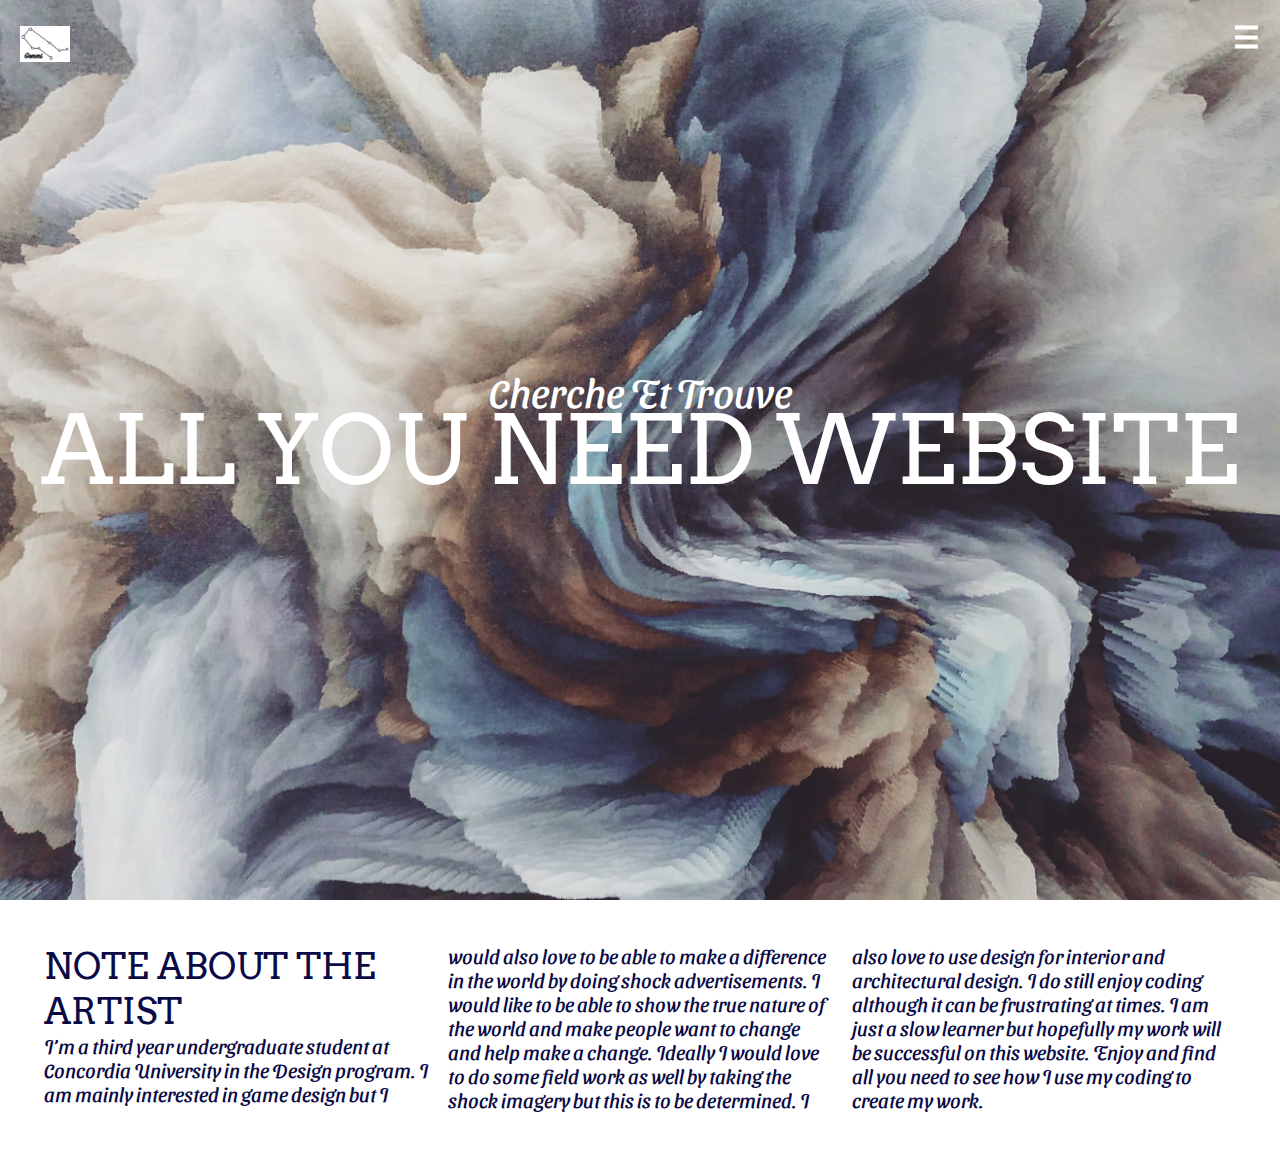
<file: index.html>
<!doctype html>
<html>

<head>
	<meta charset="utf-8">
	<meta name="viewport" content="width=device-width, initial-scale=1">
	<title>Main page</title>
	<link rel="stylesheet" type="text/css" href="mystyles.css">
</head>

<body>
	<div id="logo">
		<img src="images/gem-logo.png">
	</div>

	<nav id="myNav" class="overlay">
		<span class="closebtn" id="close">×</span>
		<div class="overlay-content">
			<a href="index.html" class="one"><span>Main</span></a>
			<a href="homework.html" class="two"><span>Homework</span></a>
			<a href="readings.html" class="three"><span>Readings</span></a>
			<a href="project.html" class="four"><span>Project</span></a>
		</div>
	</nav>

	<span id="trigger">☰</span>


	<section id="s1">
		<header>
			<h2>Cherche et Trouve</h2>
			<h1>All You Need Website</h1>
		</header>
	</section>

	<section id="s2">
		<article class="multi">
			<h1>Note About the Artist</h1>
			<p>I’m a third year undergraduate student at Concordia University in the Design program. I am mainly
				interested in game design but I would also love to be able to make a difference in the world by doing
				shock advertisements. I would like to be able to show the true nature of the world and make people want
				to change and help make a change. Ideally I would love to do some field work as well by taking the shock
				imagery but this is to be determined. I also love to use design for interior and architectural design. I
				do still enjoy coding although it can be frustrating at times. I am just a slow learner but hopefully my
				work will be successful on this website. Enjoy and find all you need to see how I use my coding to
				create my work. </p>

		</article>
	</section>




	<script>
		const trig = document.querySelector('#trigger');
		const closer = document.querySelector('#close');

		trig.addEventListener('click', openNav);
		closer.addEventListener('click', closeNav);

		function openNav() {
			document.getElementById("myNav").style.width = "100%";
		}

		function closeNav() {
			document.getElementById("myNav").style.width = "0%";
		}
	</script>
</body>

</html>
</file>
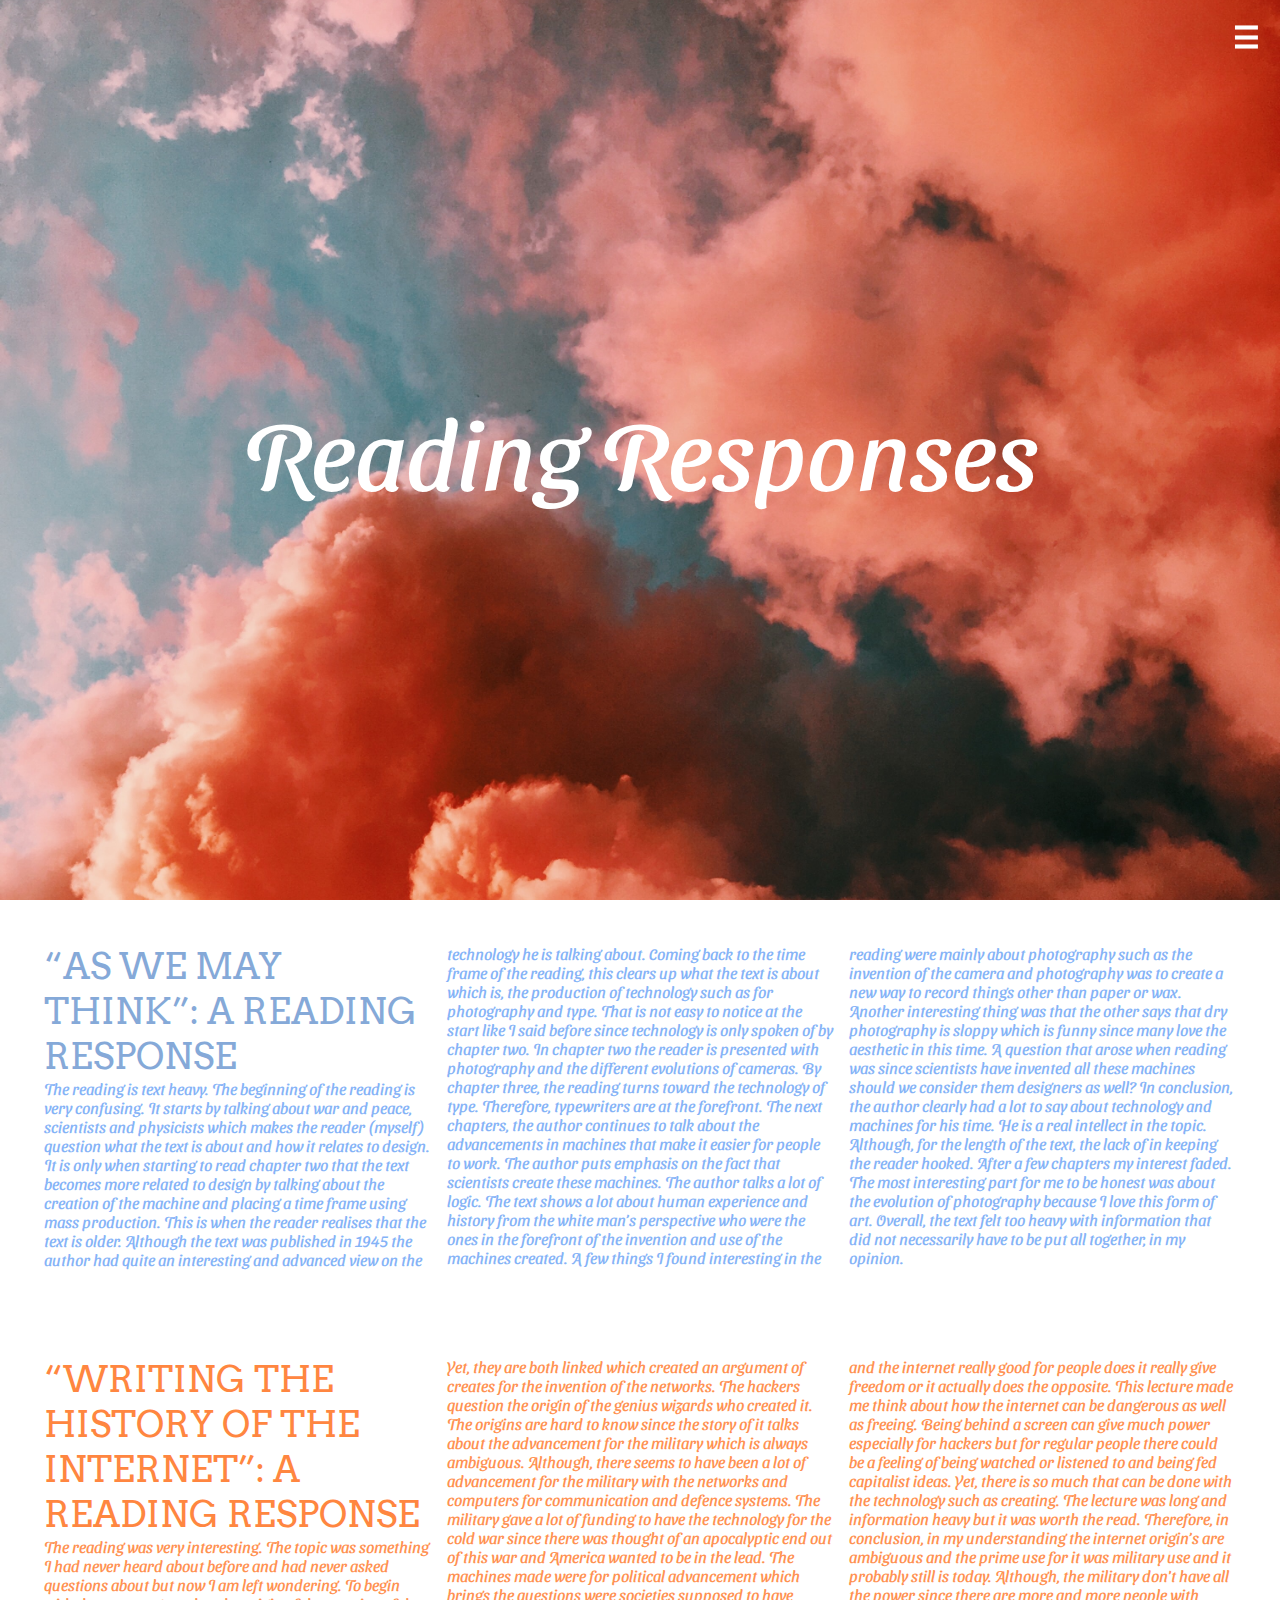
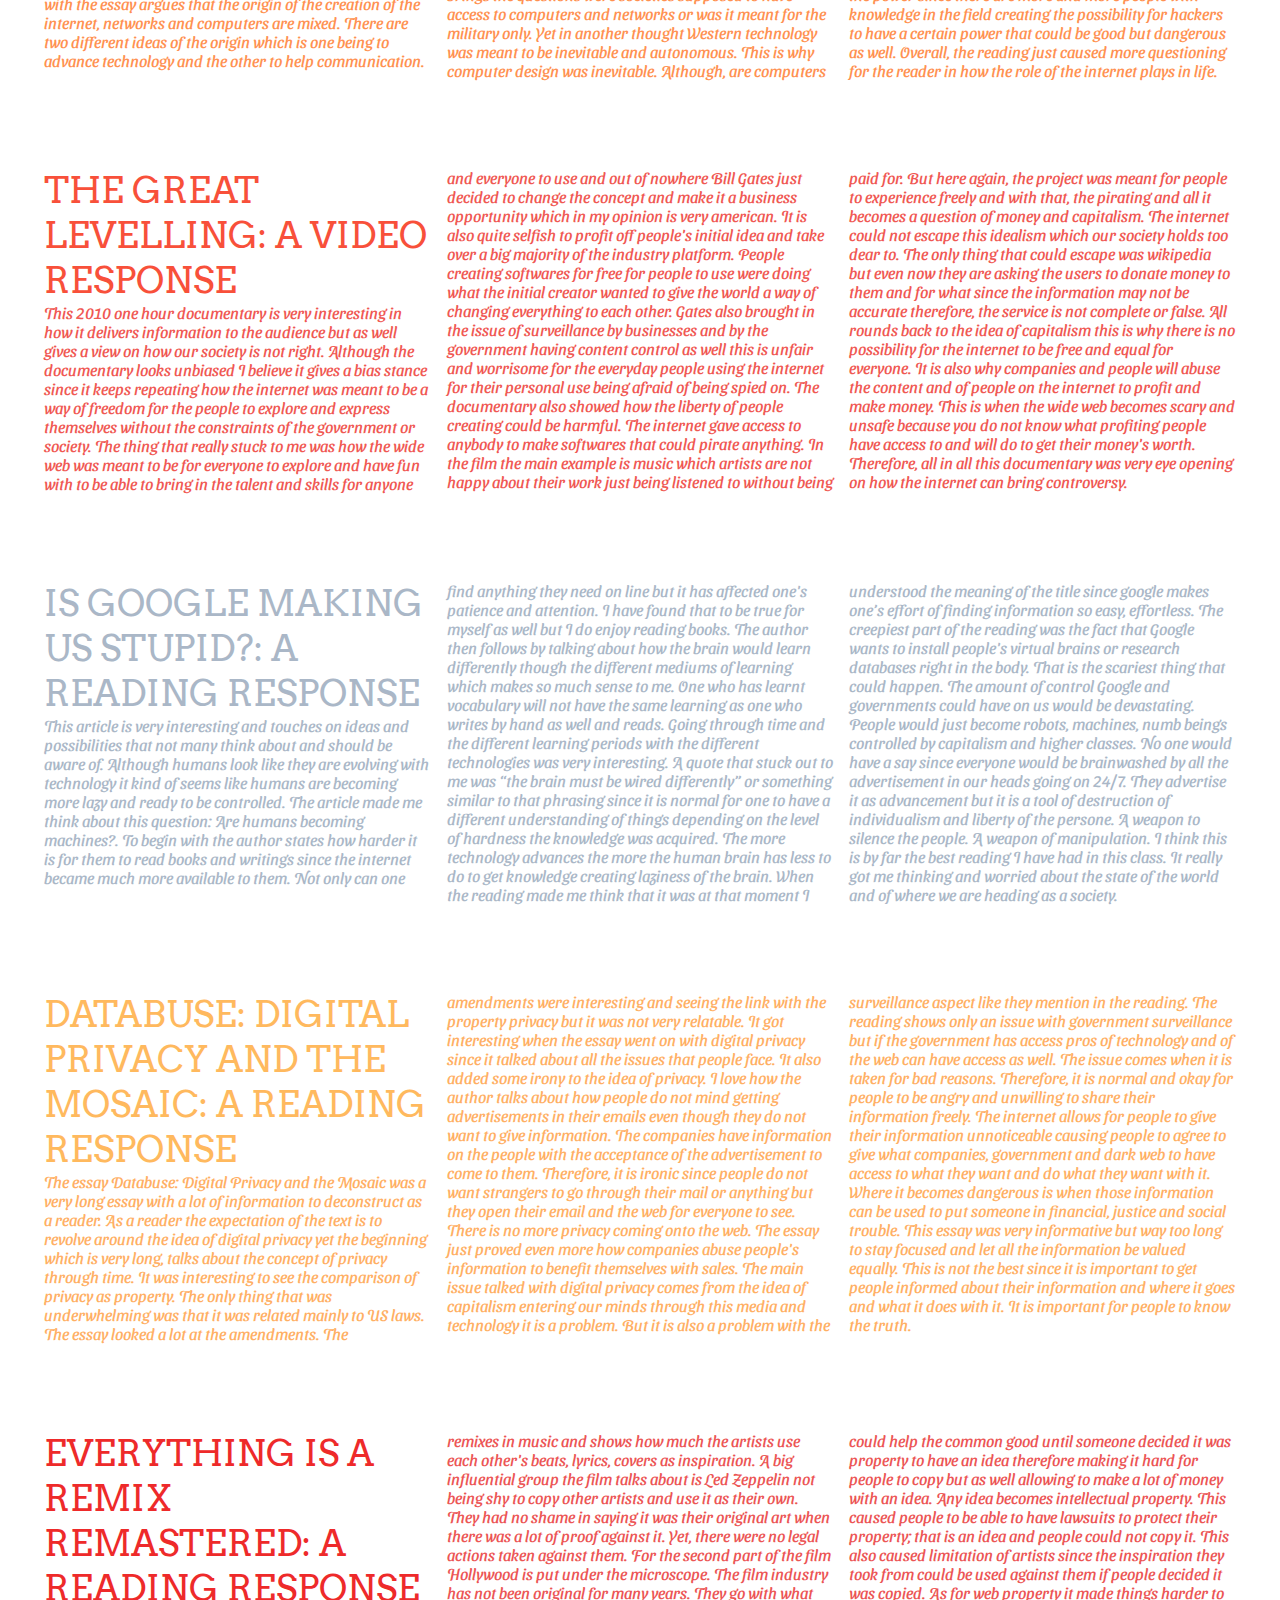
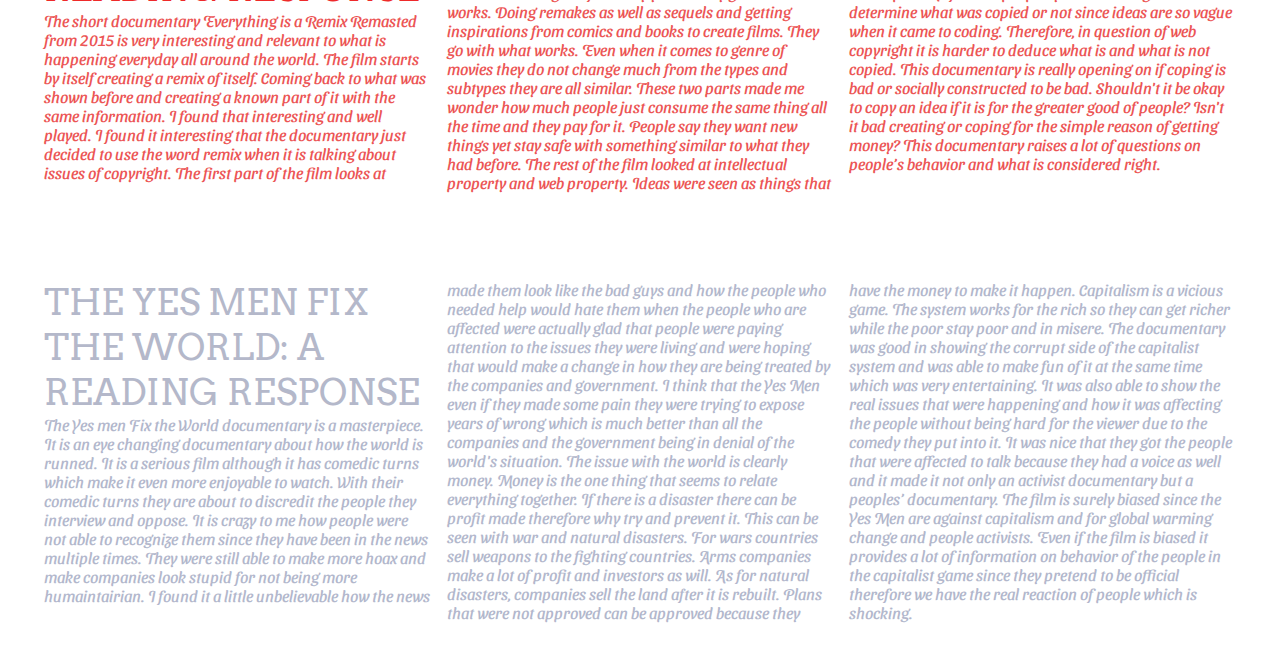
<file: readings.html>
<!doctype html>
<html>

<head>
    <meta charset="utf-8">
    <meta name="viewport" content="width=device-width, initial-scale=1">
    <title>Reading response page</title>
    <link rel="stylesheet" type="text/css" href="css/reading.css">

</head>

<body>


    <nav id="myNav" class="overlay">
        <span class="closebtn" id="close">×</span>
        <div class="overlay-content">
            <a href="index.html" class="one"><span>Main</span></a>
            <a href="homework.html" class="two"><span>Homework</span></a>
            <a href="readings.html" class="three"><span>Readings</span></a>
            <a href="project.html" class="four"><span>Project</span></a>
        </div>
    </nav>

    <span id="trigger">☰</span>


    <section id="s1">
        <header>
            <h1>Reading Responses</h1>
        </header>
    </section>


    <section id="s2">
        <article class="multi">
            <h1>“As We May Think”: a Reading Response
            </h1>
            <p>The reading is text heavy. The beginning of the reading is very confusing. It starts by talking about war
                and peace, scientists and physicists which makes the reader (myself) question what the text is about and
                how it relates to design. It is only when starting to read chapter two that the text becomes more
                related to design by talking about the creation of the machine and placing a time frame using mass
                production. This is when the reader realises that the text is older. Although the text was published in
                1945 the author had quite an interesting and advanced view on the technology he is talking about. Coming
                back to the time frame of the reading, this clears up what the text is about which is, the production of
                technology such as for photography and type. That is not easy to notice at the start like I said before
                since technology is only spoken of by chapter two. In chapter two the reader is presented with
                photography and the different evolutions of cameras. By chapter three, the reading turns toward the
                technology of type. Therefore, typewriters are at the forefront. The next chapters, the author continues
                to talk about the advancements in machines that make it easier for people to work. The author puts
                emphasis on the fact that scientists create these machines. The author talks a lot of logic. The text
                shows a lot about human experience and history from the white man’s perspective who were the ones in the
                forefront of the invention and use of the machines created. A few things I found interesting in the
                reading were mainly about photography such as the invention of the camera and photography was to create
                a new way to record things other than paper or wax. Another interesting thing was that the other says
                that dry photography is sloppy which is funny since many love the aesthetic in this time. A question
                that arose when reading was since scientists have invented all these machines should we consider them
                designers as well? In conclusion, the author clearly had a lot to say about technology and machines for
                his time. He is a real intellect in the topic. Although, for the length of the text, the lack of in
                keeping the reader hooked. After a few chapters my interest faded. The most interesting part for me to
                be honest was about the evolution of photography because I love this form of art. Overall, the text felt
                too heavy with information that did not necessarily have to be put all together, in my opinion. </p>

        </article>
    </section>


    <section id="s3">
        <article class="multi">
            <h1>“Writing the History of the Internet”: a Reading Response
            </h1>
            <p>The reading was very interesting. The topic was something I had never heard about before and had never
                asked questions about but now I am left wondering. To begin with the essay argues that the origin of the
                creation of the internet, networks and computers are mixed. There are two different ideas of the origin
                which is one being to advance technology and the other to help communication. Yet, they are both linked
                which created an argument of creates for the invention of the networks. The hackers question the origin
                of the genius wizards who created it. The origins are hard to know since the story of it talks about the
                advancement for the military which is always ambiguous. Although, there seems to have been a lot of
                advancement for the military with the networks and computers for communication and defence systems. The
                military gave a lot of funding to have the technology for the cold war since there was thought of an
                apocalyptic end out of this war and America wanted to be in the lead. The machines made were for
                political advancement which brings the questions were societies supposed to have access to computers and
                networks or was it meant for the military only. Yet in another thought Western technology was meant to
                be inevitable and autonomous. This is why computer design was inevitable. Although, are computers and
                the internet really good for people does it really give freedom or it actually does the opposite. This
                lecture made me think about how the internet can be dangerous as well as freeing. Being behind a screen
                can give much power especially for hackers but for regular people there could be a feeling of being
                watched or listened to and being fed capitalist ideas. Yet, there is so much that can be done with the
                technology such as creating. The lecture was long and information heavy but it was worth the read.
                Therefore, in conclusion, in my understanding the internet origin’s are ambiguous and the prime use for
                it was military use and it probably still is today. Although, the military don't have all the power
                since there are more and more people with knowledge in the field creating the possibility for hackers to
                have a certain power that could be good but dangerous as well. Overall, the reading just caused more
                questioning for the reader in how the role of the internet plays in life.
            </p>

        </article>
    </section>


    <section id="s4">
        <article class="multi">
            <h1>The Great levelling: a video response
            </h1>
            <p>This 2010 one hour documentary is very interesting in how it delivers information to the audience but as
                well gives a view on how our society is not right. Although the documentary looks unbiased I believe it
                gives a bias stance since it keeps repeating how the internet was meant to be a way of freedom for the
                people to explore and express themselves without the constraints of the government or society. The thing
                that really stuck to me was how the wide web was meant to be for everyone to explore and have fun with
                to be able to bring in the talent and skills for anyone and everyone to use and out of nowhere Bill
                Gates just decided to change the concept and make it a business opportunity which in my opinion is very
                american. It is also quite selfish to profit off people's initial idea and take over a big majority of
                the industry platform. People creating softwares for free for people to use were doing what the initial
                creator wanted to give the world a way of changing everything to each other. Gates also brought in the
                issue of surveillance by businesses and by the government having content control as well this is unfair
                and worrisome for the everyday people using the internet for their personal use being afraid of being
                spied on. The documentary also showed how the liberty of people creating could be harmful. The internet
                gave access to anybody to make softwares that could pirate anything. In the film the main example is
                music which artists are not happy about their work just being listened to without being paid for. But
                here again, the project was meant for people to experience freely and with that, the pirating and all it
                becomes a question of money and capitalism. The internet could not escape this idealism which our
                society holds too dear to. The only thing that could escape was wikipedia but even now they are asking
                the users to donate money to them and for what since the information may not be accurate therefore, the
                service is not complete or false. All rounds back to the idea of capitalism this is why there is no
                possibility for the internet to be free and equal for everyone. It is also why companies and people will
                abuse the content and of people on the internet to profit and make money. This is when the wide web
                becomes scary and unsafe because you do not know what profiting people have access to and will do to get
                their money's worth. Therefore, all in all this documentary was very eye opening on how the internet can
                bring controversy.
            </p>

        </article>
    </section>
    <section id="s5">
        <article class="multi">
            <h1>Is Google making us stupid?: a reading response
            </h1>
            <p>This article is very interesting and touches on ideas and possibilities that not many think about and
                should be aware of. Although humans look like they are evolving with technology it kind of seems like
                humans are becoming more lazy and ready to be controlled. The article made me think about this question:
                Are humans becoming machines?. To begin with the author states how harder it is for them to read books
                and writings since the internet became much more available to them. Not only can one find anything they
                need on line but it has affected one's patience and attention. I have found that to be true for myself
                as well but I do enjoy reading books. The author then follows by talking about how the brain would learn
                differently though the different mediums of learning which makes so much sense to me. One who has learnt
                vocabulary will not have the same learning as one who writes by hand as well and reads. Going through
                time and the different learning periods with the different technologies was very interesting. A quote
                that stuck out to me was “the brain must be wired differently” or something similar to that phrasing
                since it is normal for one to have a different understanding of things depending on the level of
                hardness the knowledge was acquired. The more technology advances the more the human brain has less to
                do to get knowledge creating laziness of the brain. When the reading made me think that it was at that
                moment I understood the meaning of the title since google makes one’s effort of finding information so
                easy, effortless. The creepiest part of the reading was the fact that Google wants to install people's
                virtual brains or research databases right in the body. That is the scariest thing that could happen.
                The amount of control Google and governments could have on us would be devastating. People would just
                become robots, machines, numb beings controlled by capitalism and higher classes. No one would have a
                say since everyone would be brainwashed by all the advertisement in our heads going on 24/7. They
                advertise it as advancement but it is a tool of destruction of individualism and liberty of the persone.
                A weapon to silence the people. A weapon of manipulation. I think this is by far the best reading I have
                had in this class. It really got me thinking and worried about the state of the world and of where we
                are heading as a society.
            </p>

        </article>
    </section>

    <section id="s6">
        <article class="multi">
            <h1>Databuse: Digital Privacy and the Mosaic: A reading response
            </h1>
            <p>The essay Databuse: Digital Privacy and the Mosaic was a very long essay with a lot of information to
                deconstruct as a reader. As a reader the expectation of the text is to revolve around the idea of
                digital privacy yet the beginning which is very long, talks about the concept of privacy through time.
                It was interesting to see the comparison of privacy as property. The only thing that was underwhelming
                was that it was related mainly to US laws. The essay looked a lot at the amendments. The amendments were
                interesting and seeing the link with the property privacy but it was not very relatable. It got
                interesting when the essay went on with digital privacy since it talked about all the issues that people
                face. It also added some irony to the idea of privacy. I love how the author talks about how people do
                not mind getting advertisements in their emails even though they do not want to give information. The
                companies have information on the people with the acceptance of the advertisement to come to them.
                Therefore, it is ironic since people do not want strangers to go through their mail or anything but they
                open their email and the web for everyone to see. There is no more privacy coming onto the web. The
                essay just proved even more how companies abuse people's information to benefit themselves with sales.
                The main issue talked with digital privacy comes from the idea of capitalism entering our minds through
                this media and technology it is a problem. But it is also a problem with the surveillance aspect like
                they mention in the reading. The reading shows only an issue with government surveillance but if the
                government has access pros of technology and of the web can have access as well. The issue comes when it
                is taken for bad reasons. Therefore, it is normal and okay for people to be angry and unwilling to share
                their information freely. The internet allows for people to give their information unnoticeable causing
                people to agree to give what companies, government and dark web to have access to what they want and do
                what they want with it. Where it becomes dangerous is when those information can be used to put someone
                in financial, justice and social trouble. This essay was very informative but way too long to stay
                focused and let all the information be valued equally. This is not the best since it is important to get
                people informed about their information and where it goes and what it does with it. It is important for
                people to know the truth.
            </p>

        </article>
    </section>

    <section id="s7">
        <article class="multi">
            <h1>Everything is a Remix Remastered: a reading response
            </h1>
            <p>The short documentary Everything is a Remix Remasted from 2015 is very interesting and relevant to what
                is happening everyday all around the world. The film starts by itself creating a remix of itself. Coming
                back to what was shown before and creating a known part of it with the same information. I found that
                interesting and well played. I found it interesting that the documentary just decided to use the word
                remix when it is talking about issues of copyright. The first part of the film looks at remixes in music
                and shows how much the artists use each other's beats, lyrics, covers as inspiration. A big influential
                group the film talks about is Led Zeppelin not being shy to copy other artists and use it as their own.
                They had no shame in saying it was their original art when there was a lot of proof against it. Yet,
                there were no legal actions taken against them. For the second part of the film Hollywood is put under
                the microscope. The film industry has not been original for many years. They go with what works. Doing
                remakes as well as sequels and getting inspirations from comics and books to create films. They go with
                what works. Even when it comes to genre of movies they do not change much from the types and subtypes
                they are all similar. These two parts made me wonder how much people just consume the same thing all the
                time and they pay for it. People say they want new things yet stay safe with something similar to what
                they had before. The rest of the film looked at intellectual property and web property. Ideas were seen
                as things that could help the common good until someone decided it was property to have an idea
                therefore making it hard for people to copy but as well allowing to make a lot of money with an idea.
                Any idea becomes intellectual property. This caused people to be able to have lawsuits to protect their
                property; that is an idea and people could not copy it. This also caused limitation of artists since the
                inspiration they took from could be used against them if people decided it was copied. As for web
                property it made things harder to determine what was copied or not since ideas are so vague when it came
                to coding. Therefore, in question of web copyright it is harder to deduce what is and what is not
                copied. This documentary is really opening on if coping is bad or socially constructed to be bad.
                Shouldn't it be okay to copy an idea if it is for the greater good of people? Isn't it bad creating or
                coping for the simple reason of getting money? This documentary raises a lot of questions on people’s
                behavior and what is considered right.
            </p>

        </article>
    </section>

    <section id="s8">
        <article class="multi">
            <h1>The Yes Men Fix The World: a reading response
            </h1>
            <p>The Yes men Fix the World documentary is a masterpiece. It is an eye changing documentary about how the
                world is runned. It is a serious film although it has comedic turns which make it even more enjoyable to
                watch. With their comedic turns they are about to discredit the people they interview and oppose. It is
                crazy to me how people were not able to recognize them since they have been in the news multiple times.
                They were still able to make more hoax and make companies look stupid for not being more humaintairian.
                I found it a little unbelievable how the news made them look like the bad guys and how the people who
                needed help would hate them when the people who are affected were actually glad that people were paying
                attention to the issues they were living and were hoping that would make a change in how they are being
                treated by the companies and government. I think that the Yes Men even if they made some pain they were
                trying to expose years of wrong which is much better than all the companies and the government being in
                denial of the world's situation. The issue with the world is clearly money. Money is the one thing that
                seems to relate everything together. If there is a disaster there can be profit made therefore why try
                and prevent it. This can be seen with war and natural disasters. For wars countries sell weapons to the
                fighting countries. Arms companies make a lot of profit and investors as will. As for natural disasters,
                companies sell the land after it is rebuilt. Plans that were not approved can be approved because they
                have the money to make it happen. Capitalism is a vicious game. The system works for the rich so they
                can get richer while the poor stay poor and in misere. The documentary was good in showing the corrupt
                side of the capitalist system and was able to make fun of it at the same time which was very
                entertaining. It was also able to show the real issues that were happening and how it was affecting the
                people without being hard for the viewer due to the comedy they put into it. It was nice that they got
                the people that were affected to talk because they had a voice as well and it made it not only an
                activist documentary but a peoples’ documentary. The film is surely biased since the Yes Men are against
                capitalism and for global warming change and people activists. Even if the film is biased it provides a
                lot of information on behavior of the people in the capitalist game since they pretend to be official
                therefore we have the real reaction of people which is shocking.
            </p>

        </article>
    </section>

    <script>
        const trig = document.querySelector('#trigger');
        const closer = document.querySelector('#close');

        trig.addEventListener('click', openNav);
        closer.addEventListener('click', closeNav);

        function openNav() {
            document.getElementById("myNav").style.width = "100%";
        }

        function closeNav() {
            document.getElementById("myNav").style.width = "0%";
        }
    </script>
</body>

</html>
</file>
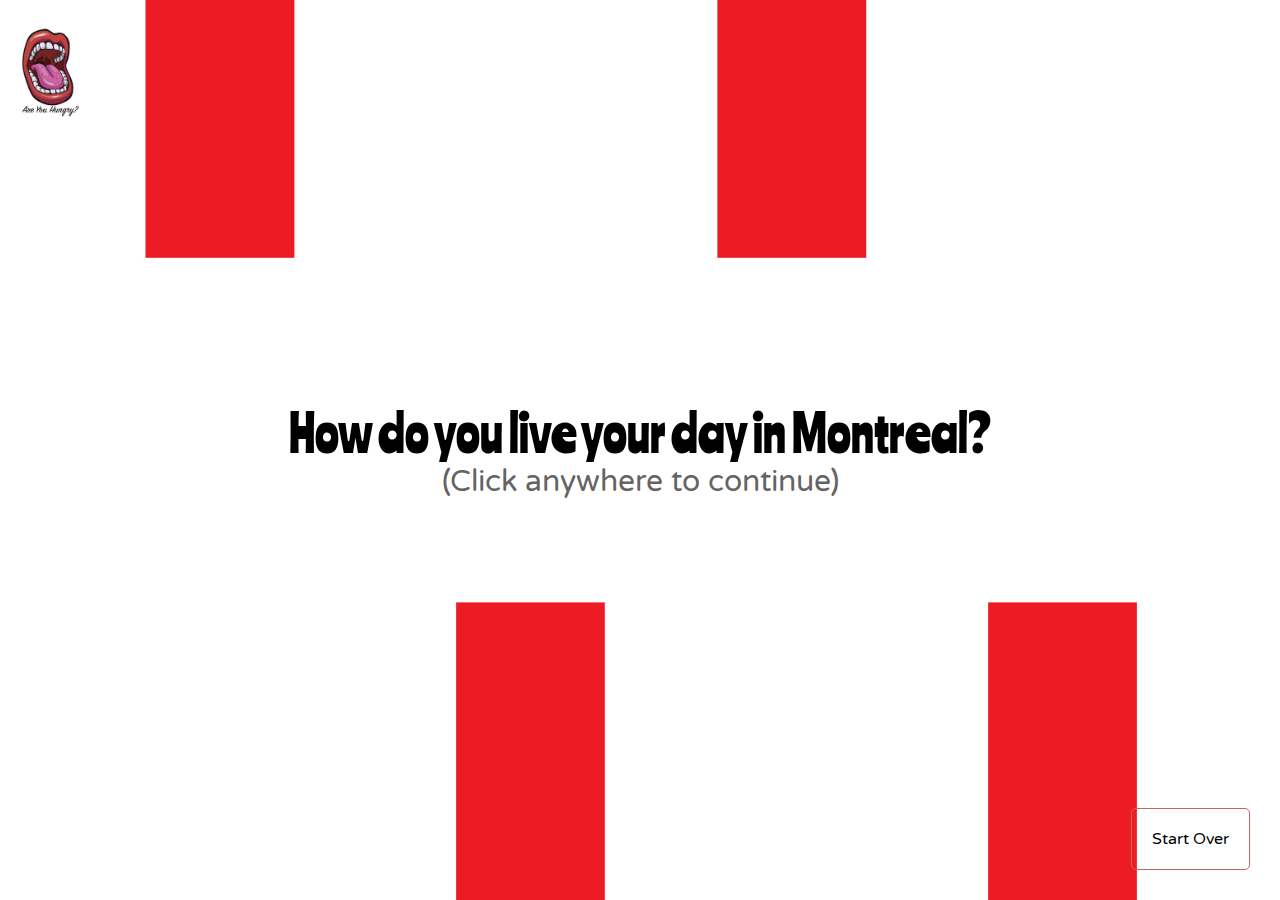
<file: finalwebsite/main.html>
<!doctype html>
<html>

<head>
    <meta charset="utf-8">
    <meta name="viewport" content="width=device-width, initial-scale=1">
    <title>WorldHunger</title>
    <link rel="stylesheet" type="text/css" href="css/style.css">
</head>

<body>
    <div id="logo">
        <img src="image/mouth.jpg">
    </div>
    <div id="page-container" onclick="nextQuestion()">
        <div id="intro-template" class="page intro hidden">
            <span class="intro-title">How do you live your day in Montreal?</span>
            <span class="intro-subtitle">(Click anywhere to continue)</span>
        </div>
        <div id="outro-template" class="page outro hidden">
            <span class="outro-text">
                How did your day go? Well! You had everything you needed to function. you had good meals. You are lucky!
                Do you
                remember the homeless person you helped? Maybe? No? Well you may have provided them with the only food
                they
                will have this week! There are more than 690 million people still going hungry in the world! Count
                yourself
                lucky you aren’t one of them! For more information on the topic check here:
                <a href='https://www.un.org/en/sections/issues-depth/food/index.html' target="_blank">
                    United Nation Website</a>
            </span>
        </div>
        <div id="query-template" class="page q hidden">
            <span class="question"></span>
            <div class="answers">
                <div class="answer-1 answer">
                    <div class="answer-image"></div>
                    <span class="answer-text"></span>
                </div>

                <Span> OR </Span>

                <div class="answer-2 answer">
                    <div class="answer-image"></div>
                    <span class="answer-text"></span>
                </div>
            </div>
        </div>
    </div>
    <div class="bottom-bar">
        <a class="button" onclick="startOver()">Start Over</a>
    </div>
</body>

<script src="js/main.js"></script>

</html>
</file>
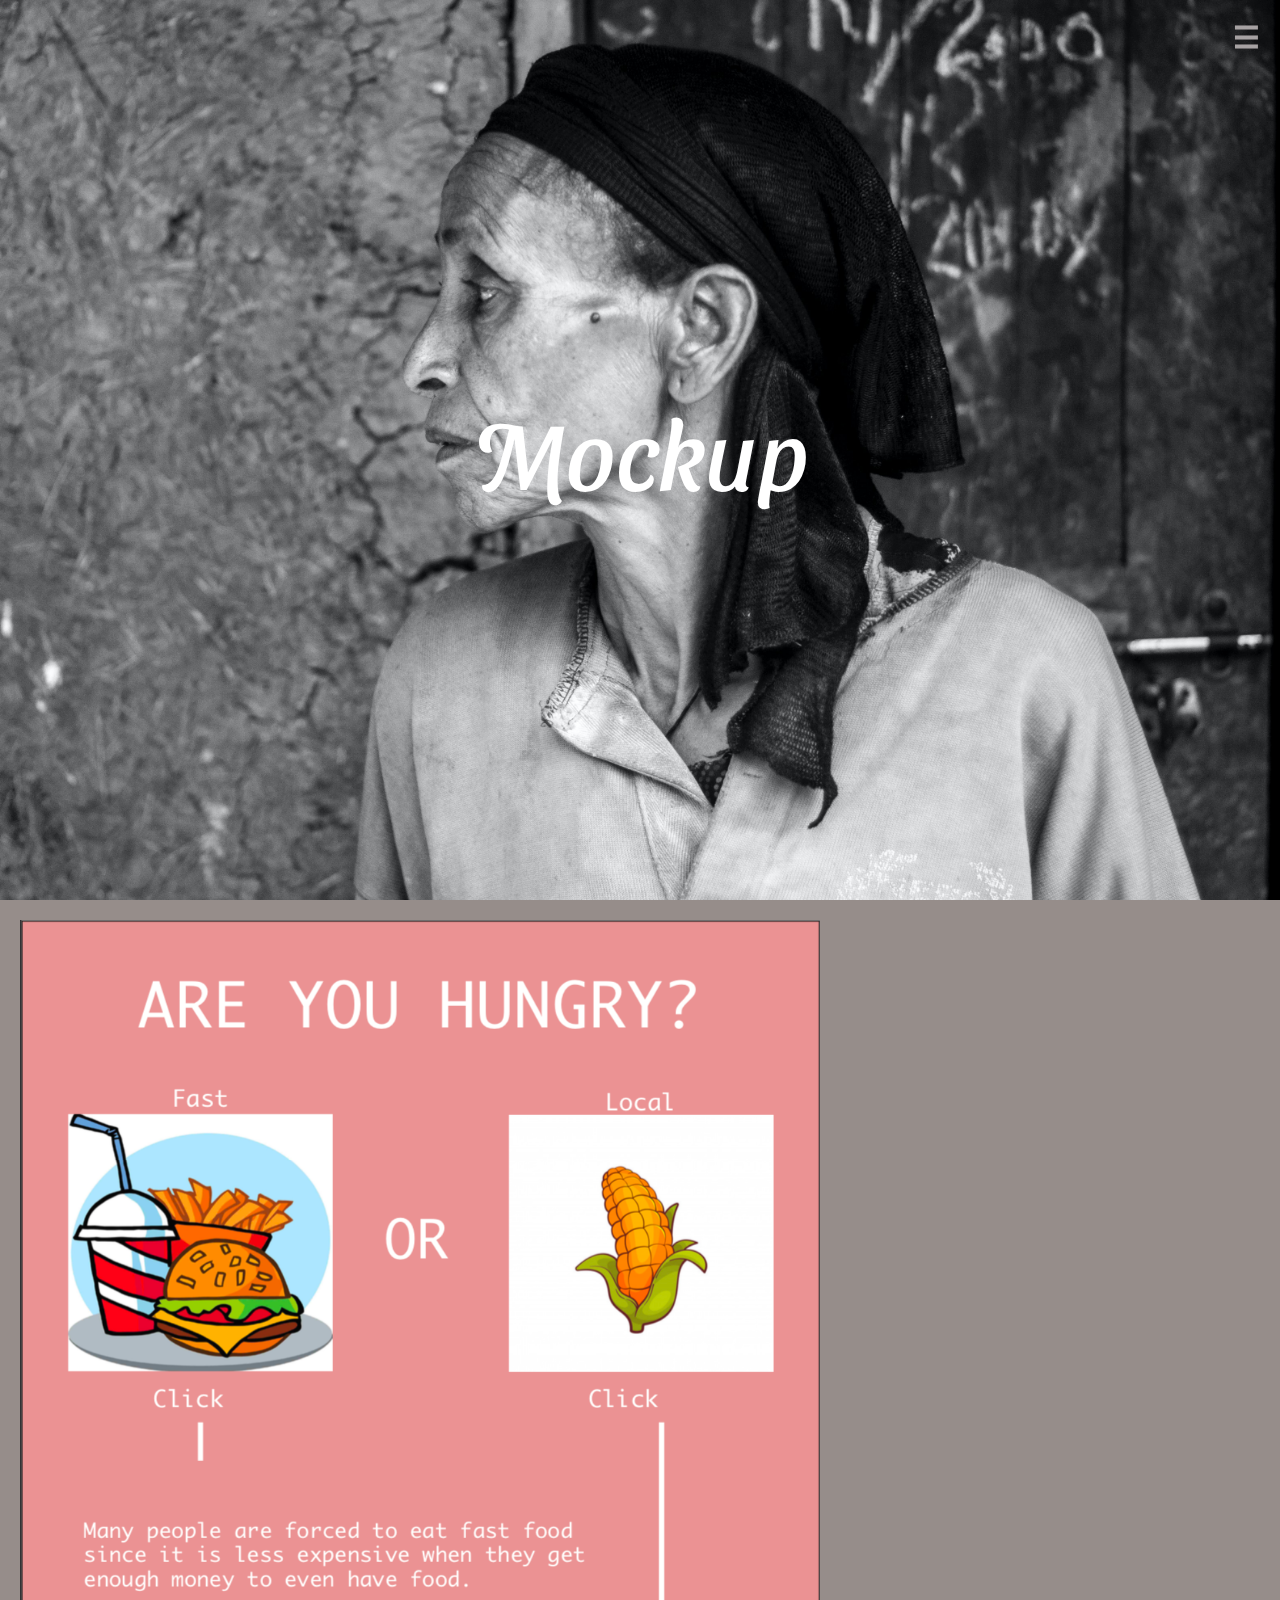
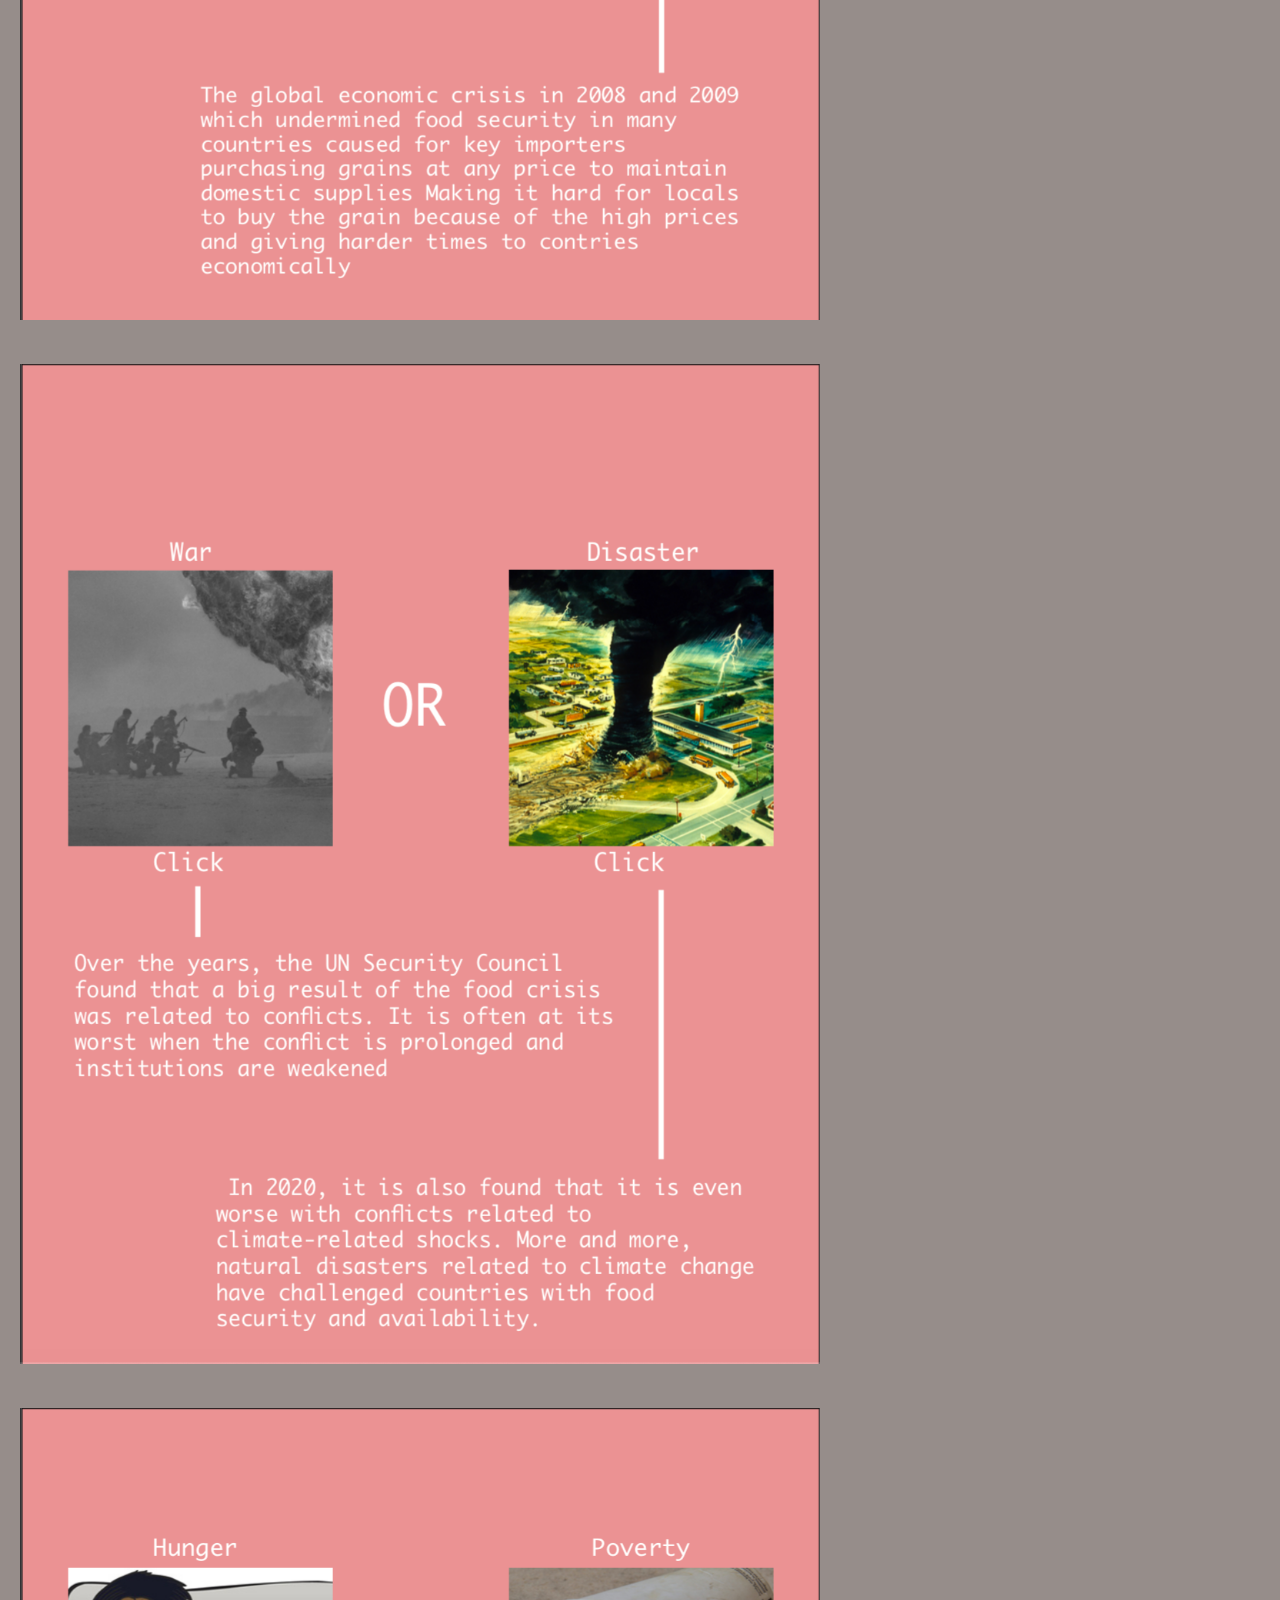
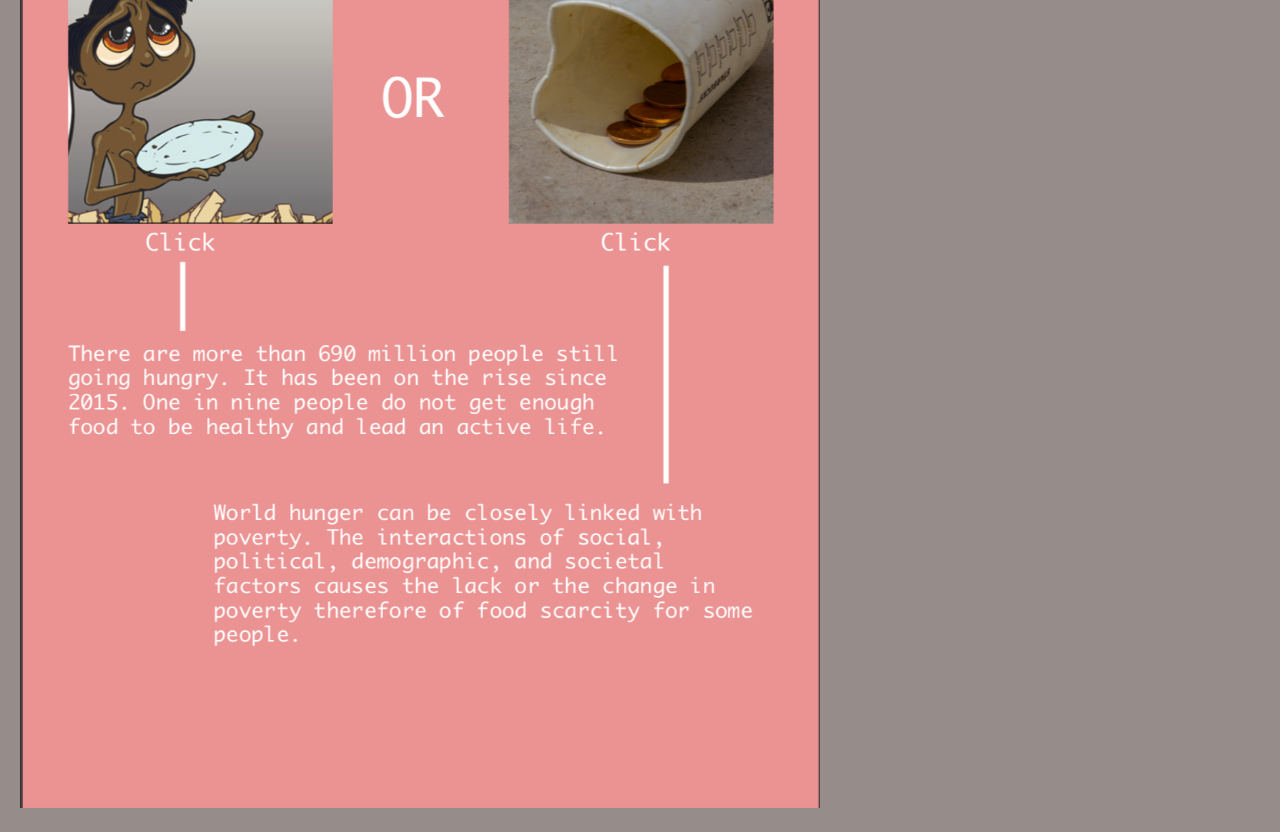
<file: midterm/mockup.html>
<!doctype html>
<html>

<head>
    <meta charset="utf-8">
    <meta name="viewport" content="width=device-width, initial-scale=1">
    <title>Projects page</title>
    <link rel="stylesheet" type="text/css" href="css/mockup.css">
</head>

<body>

    <nav id="myNav" class="overlay">
        <span class="closebtn" id="close">×</span>
        <div class="overlay-content">
            <a href="main.html" class="one"><span>Main</span></a>
            <a href="moodboard.html" class="two"><span>Moodboard</span></a>
            <a href="wireframe.html" class="three"><span>Wireframe</span></a>
            <a href="mockup.html" class="four"><span>Mockup</span></a>
        </div>
    </nav>

    <span id="trigger">☰</span>


    <section id="s1">
        <header>
            <h1>Mockup</h1>
        </header>
    </section>

    <section id="s2">
        <article>

            <img src="images/mock1.png" alt="" height="1000" width="800"></a>
        </article>
    </section>
    <section id="s2">
        <article>

            <img src="images/mock2.png" alt="" height="1000" width="800"></a>
        </article>
    </section>
    <section id="s2">
        <article>

            <img src="images/mock3.png" alt="" height="1000" width="800"></a>
        </article>
    </section>
    <script>
        const trig = document.querySelector('#trigger');
        const closer = document.querySelector('#close');

        trig.addEventListener('click', openNav);
        closer.addEventListener('click', closeNav);

        function openNav() {
            document.getElementById("myNav").style.width = "100%";
        }

        function closeNav() {
            document.getElementById("myNav").style.width = "0%";
        }
    </script>
</body>

</html>
</file>
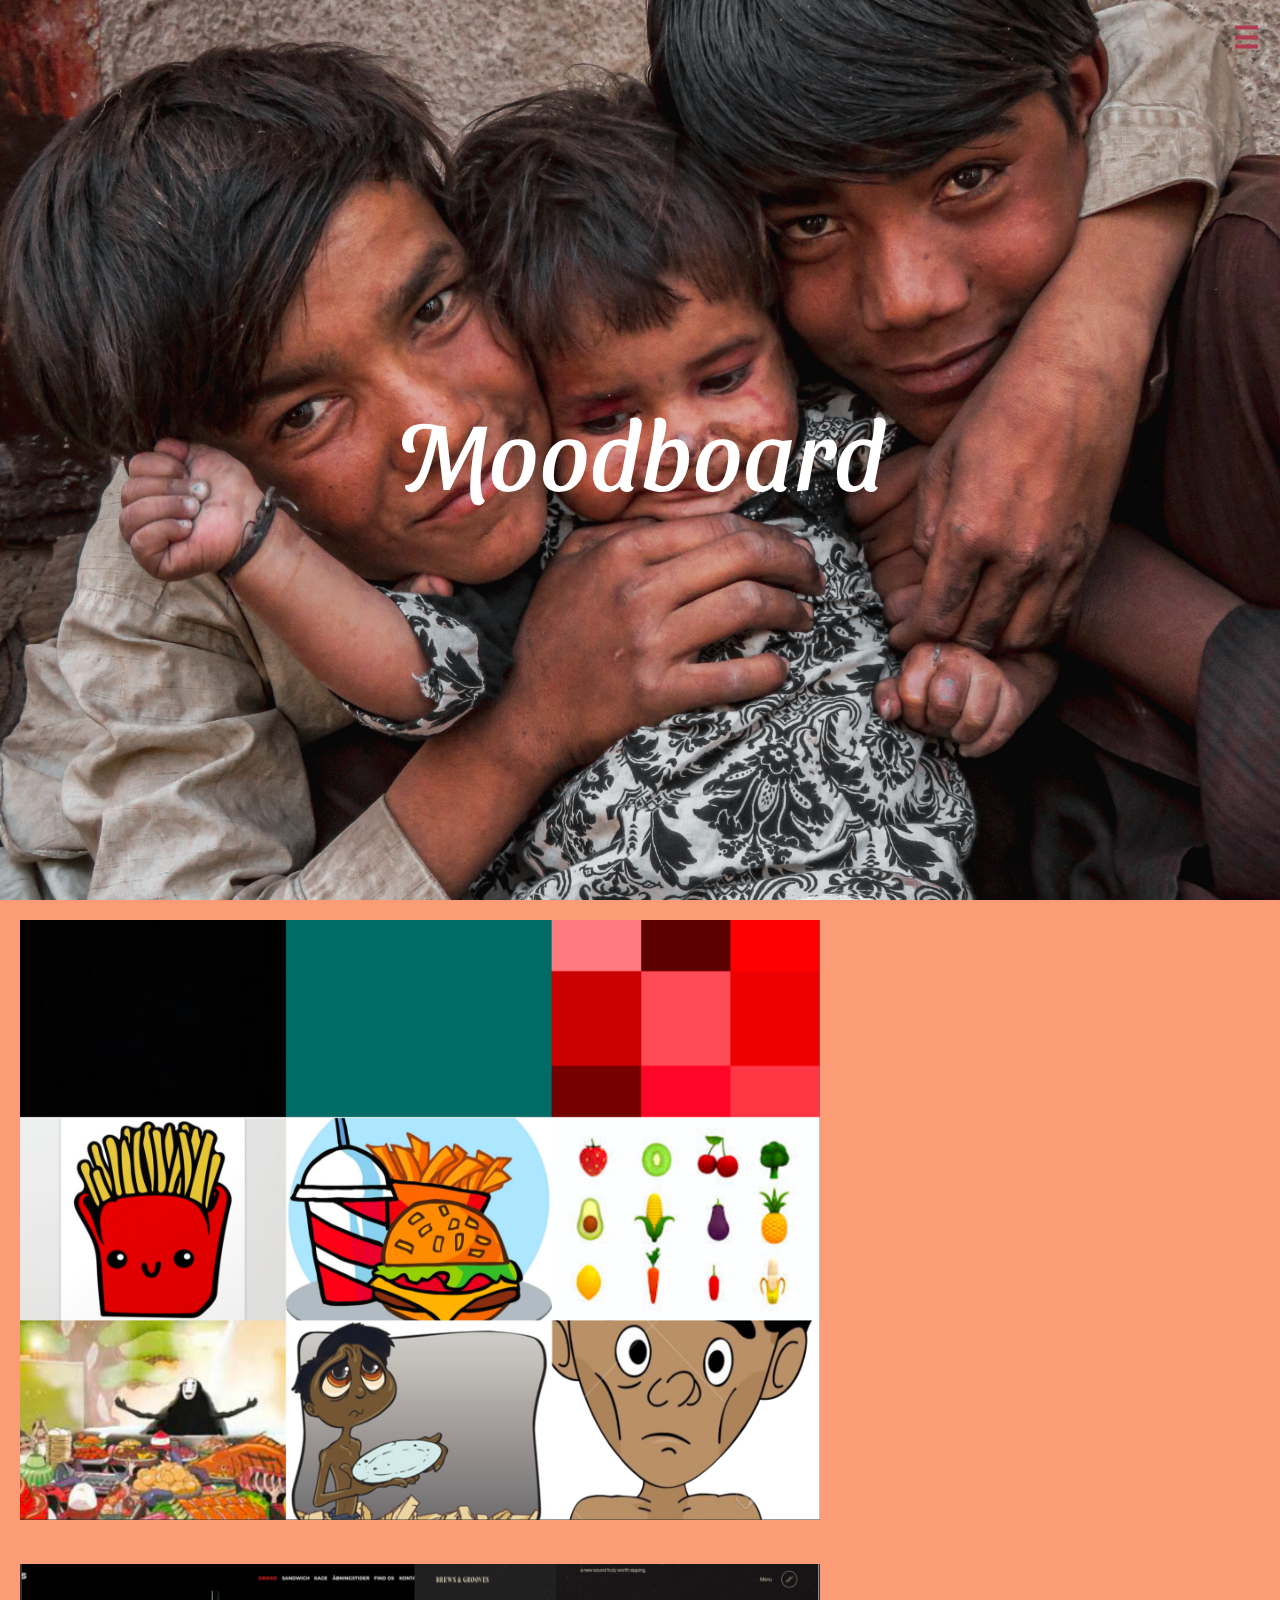
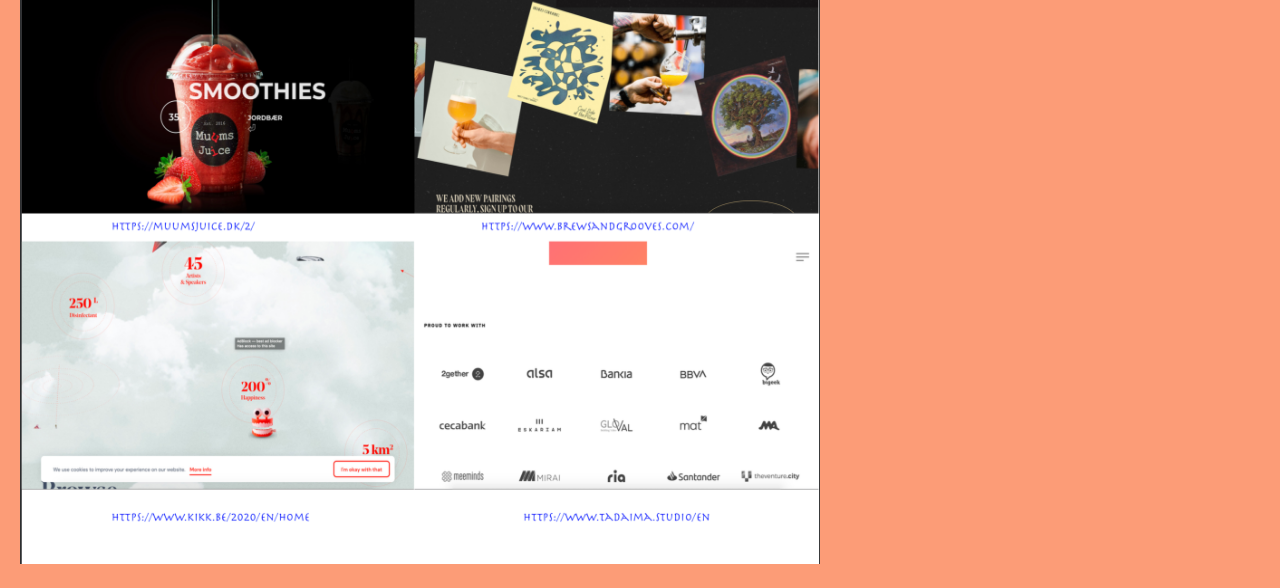
<file: midterm/moodboard.html>
<!doctype html>
<html>

<head>
    <meta charset="utf-8">
    <meta name="viewport" content="width=device-width, initial-scale=1">
    <title>Projects page</title>
    <link rel="stylesheet" type="text/css" href="css/moodboard.css">
</head>

<body>

    <nav id="myNav" class="overlay">
        <span class="closebtn" id="close">×</span>
        <div class="overlay-content">
            <a href="main.html" class="one"><span>Main</span></a>
            <a href="moodboard.html" class="two"><span>Moodboard</span></a>
            <a href="wireframe.html" class="three"><span>Wireframe</span></a>
            <a href="mockup.html" class="four"><span>Mockup</span></a>
        </div>
    </nav>

    <span id="trigger">☰</span>


    <section id="s1">
        <header>
            <h1>Moodboard</h1>
        </header>
    </section>

    <section id="s2">
        <article>

            <img src="images/mood.png" alt="" height="600" width="800"></a>
        </article>
    </section>

    <section id="s3">
        <article>

            <img src="images/sitemood.png" alt="" height="600" width="800"></a>
        </article>
    </section>

    <script>
        const trig = document.querySelector('#trigger');
        const closer = document.querySelector('#close');

        trig.addEventListener('click', openNav);
        closer.addEventListener('click', closeNav);

        function openNav() {
            document.getElementById("myNav").style.width = "100%";
        }

        function closeNav() {
            document.getElementById("myNav").style.width = "0%";
        }
    </script>
</body>

</html>
</file>
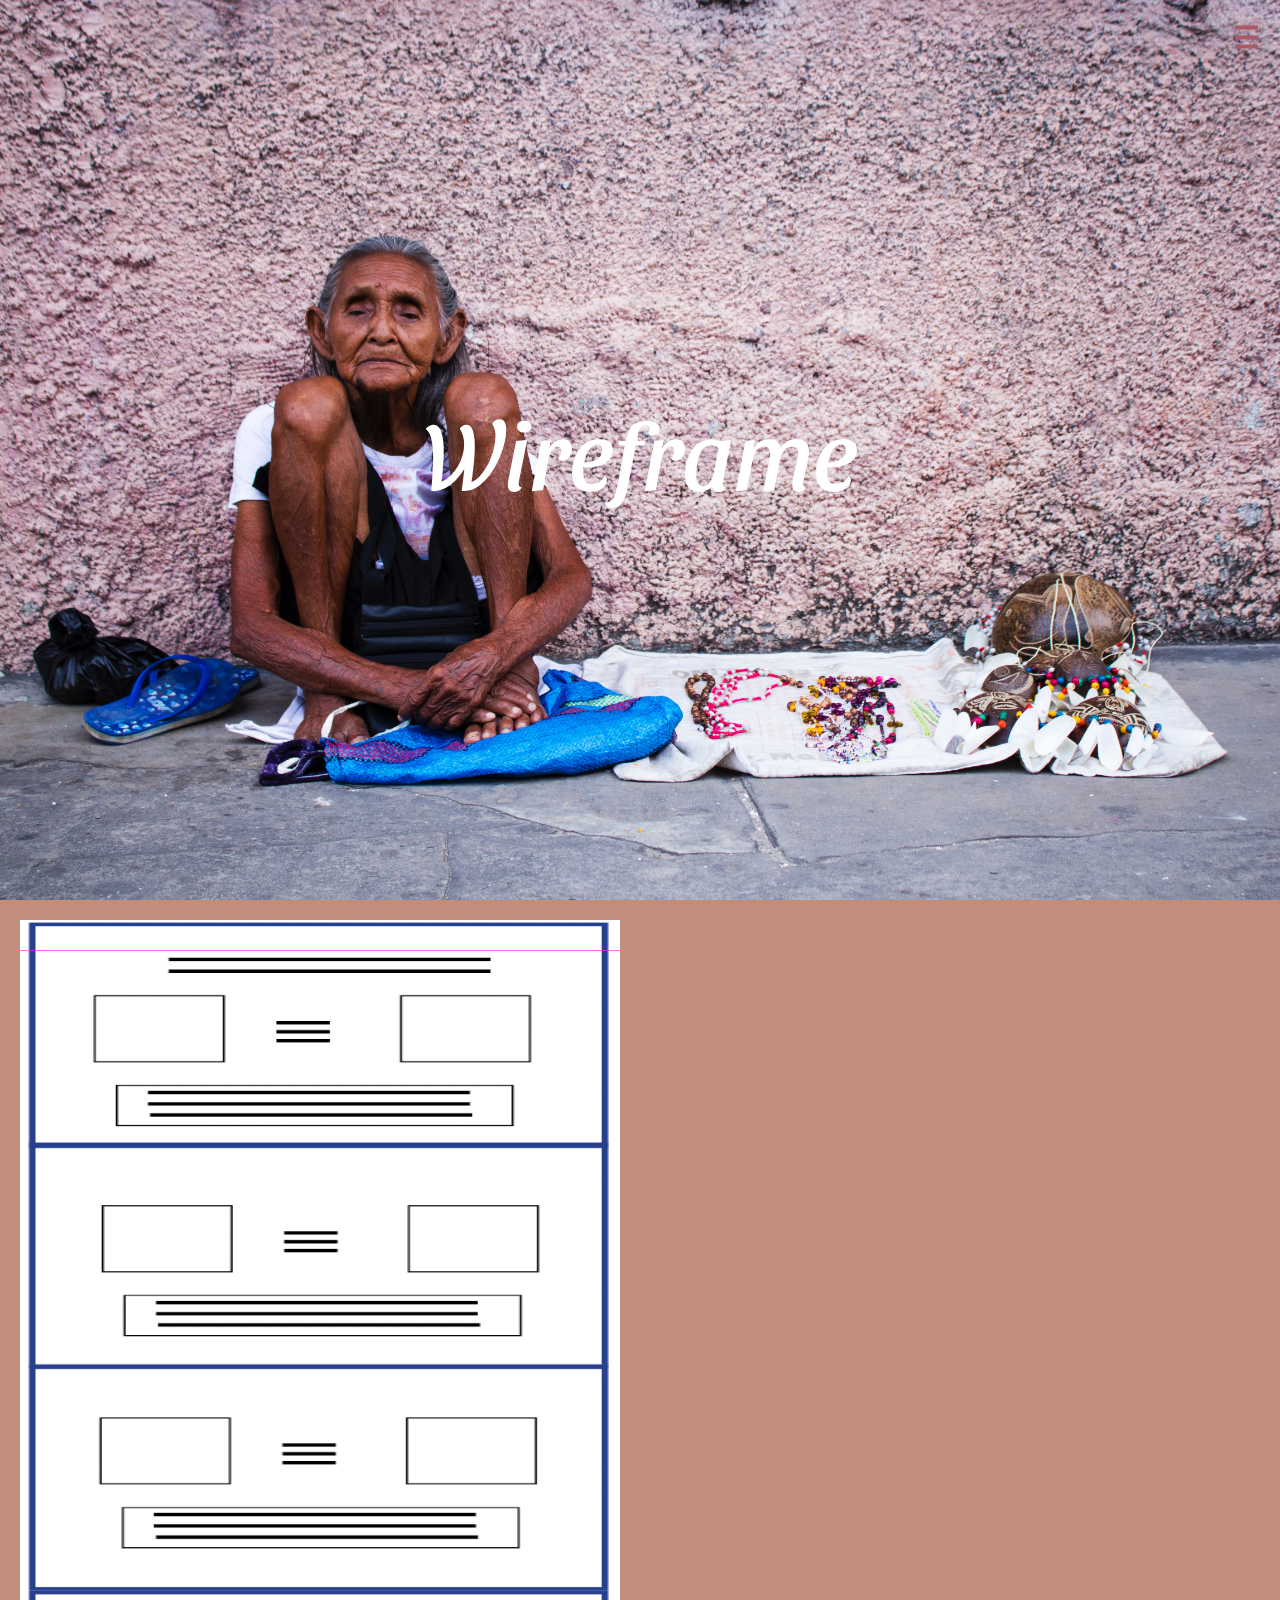
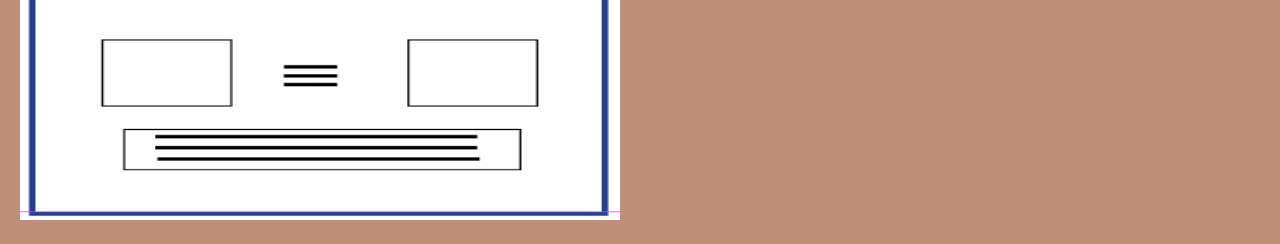
<file: midterm/wireframe.html>
<!doctype html>
<html>

<head>
    <meta charset="utf-8">
    <meta name="viewport" content="width=device-width, initial-scale=1">
    <title>Projects page</title>
    <link rel="stylesheet" type="text/css" href="css/wireframe.css">
</head>

<body>

    <nav id="myNav" class="overlay">
        <span class="closebtn" id="close">×</span>
        <div class="overlay-content">
            <a href="main.html" class="one"><span>Main</span></a>
            <a href="moodboard.html" class="two"><span>Moodboard</span></a>
            <a href="wireframe.html" class="three"><span>Wireframe</span></a>
            <a href="mockup.html" class="four"><span>Mockup</span></a>
        </div>
    </nav>

    <span id="trigger">☰</span>


    <section id="s1">
        <header>
            <h1>Wireframe</h1>
        </header>
    </section>

    <section id="s2">
        <article>

            <img src="images/wireframe.png" alt="" height="900" width="600"></a>
        </article>


        <script>
            const trig = document.querySelector('#trigger');
            const closer = document.querySelector('#close');

            trig.addEventListener('click', openNav);
            closer.addEventListener('click', closeNav);

            function openNav() {
                document.getElementById("myNav").style.width = "100%";
            }

            function closeNav() {
                document.getElementById("myNav").style.width = "0%";
            }
        </script>
</body>

</html>
</file>
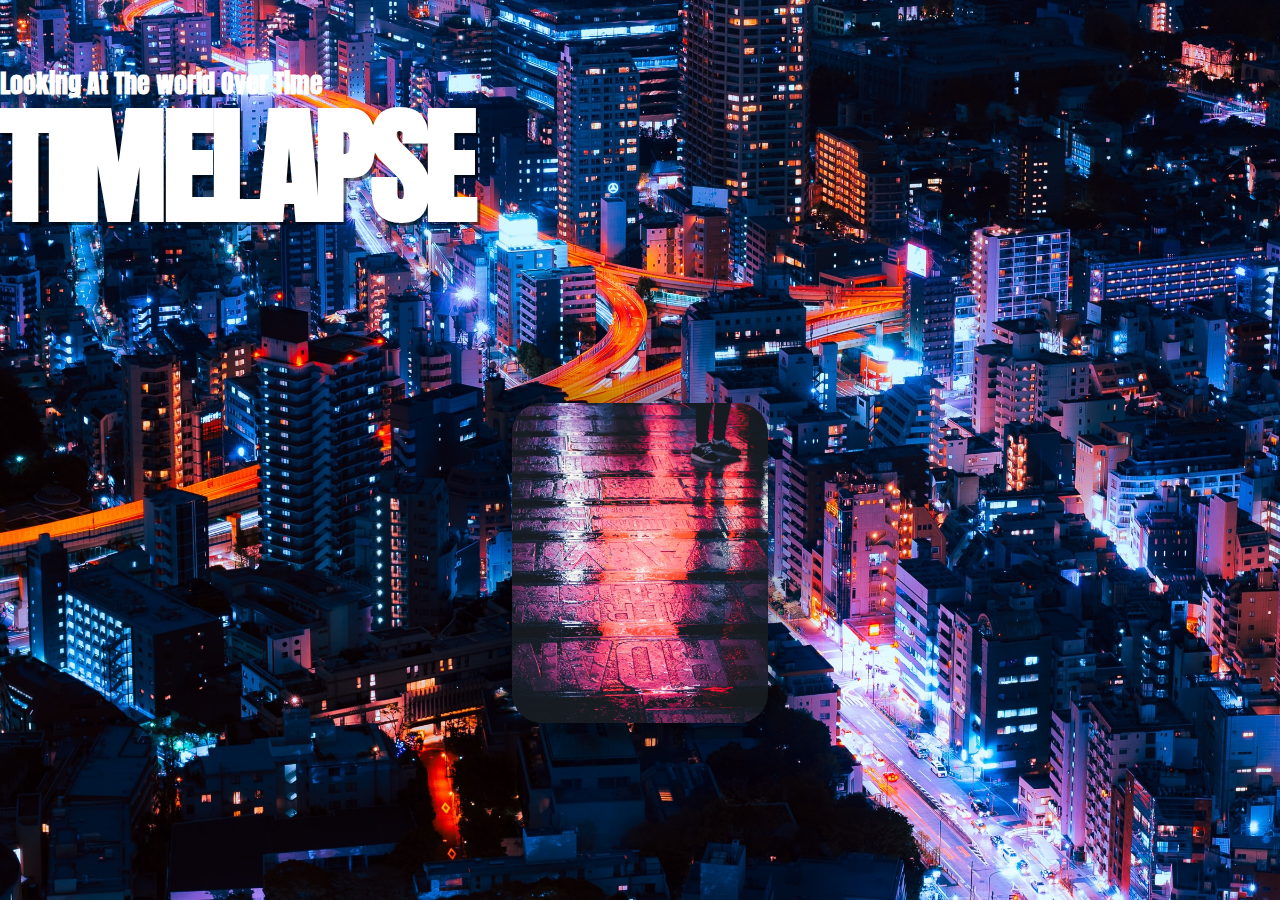
<file: week4/practice4.html>
<!doctype html>
<html>

<head>
	<meta charset="UTF-8">
	<title>Javascript practice</title>
	<link rel="stylesheet" href="css/style.css">
</head>

<body>
	<main>
		<header>
			<h2>Looking At The world Over Time</h2>
			<h1 id="headDisplay">TimeLapse</h1>
		</header>

		<figure>
			<img src="img/red.jpg" alt="bulb" id="changeMe">
		</figure>
	</main>

	<script src="scripts/main.js"></script>
</body>

</html>
</file>
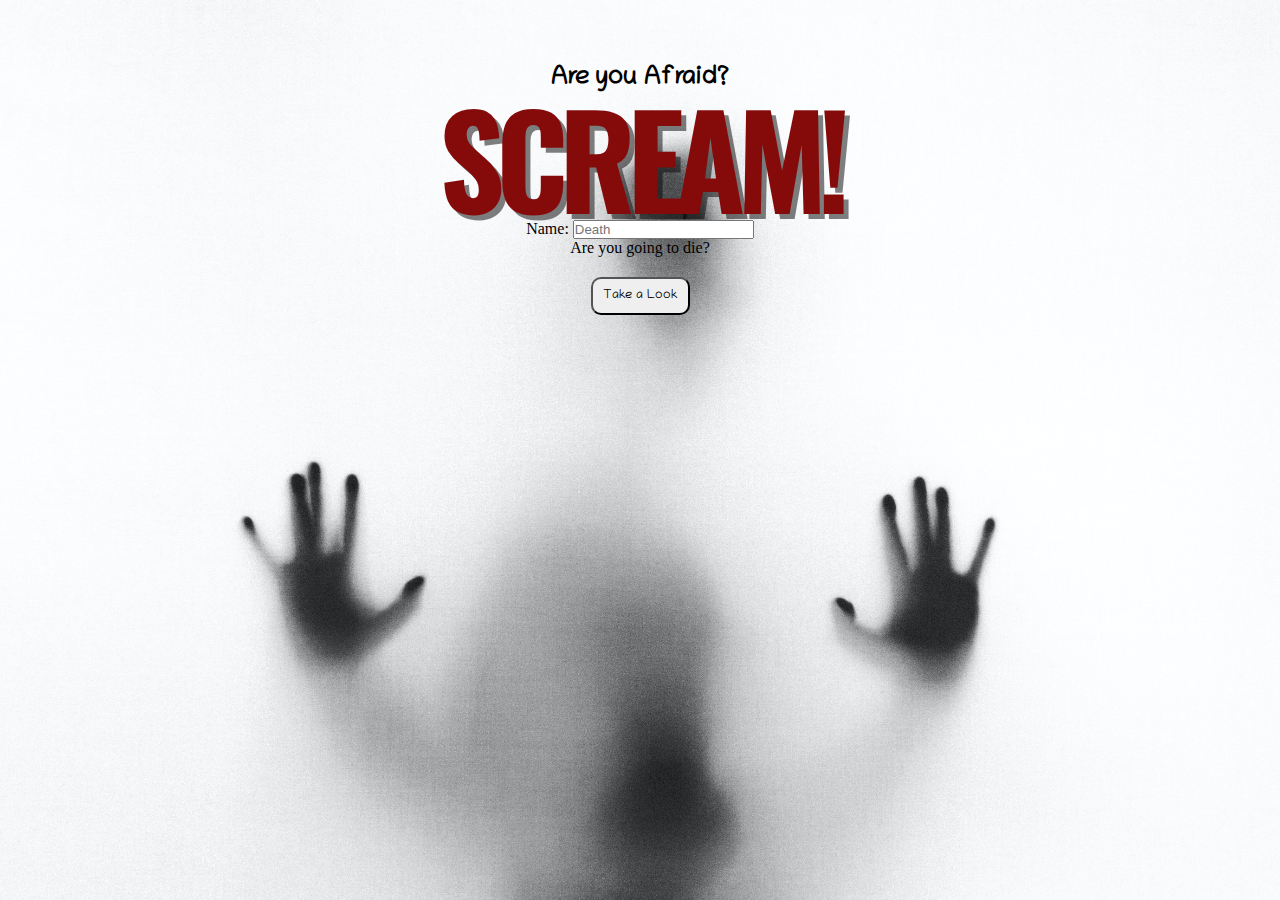
<file: week5/practice5.html>
<!doctype html>
<html>

<head>
	<meta charset="UTF-8">
	<title>practice week 5</title>
	<link rel="stylesheet" href="css/style.css">
</head>

<body>
	<main>
		<section>
			<h2>Are you Afraid? <h2>
					<h1>SCREAM!</h1>
					Name: <input type="text" id="myText" placeholder="Death">

					<p id="display">Are you going to die?</p>

					<button id="check">Take a Look</button>

					</article>
		</section>



	</main>


	<script src="scripts/p5.js"></script>

</body>

</html>
</file>
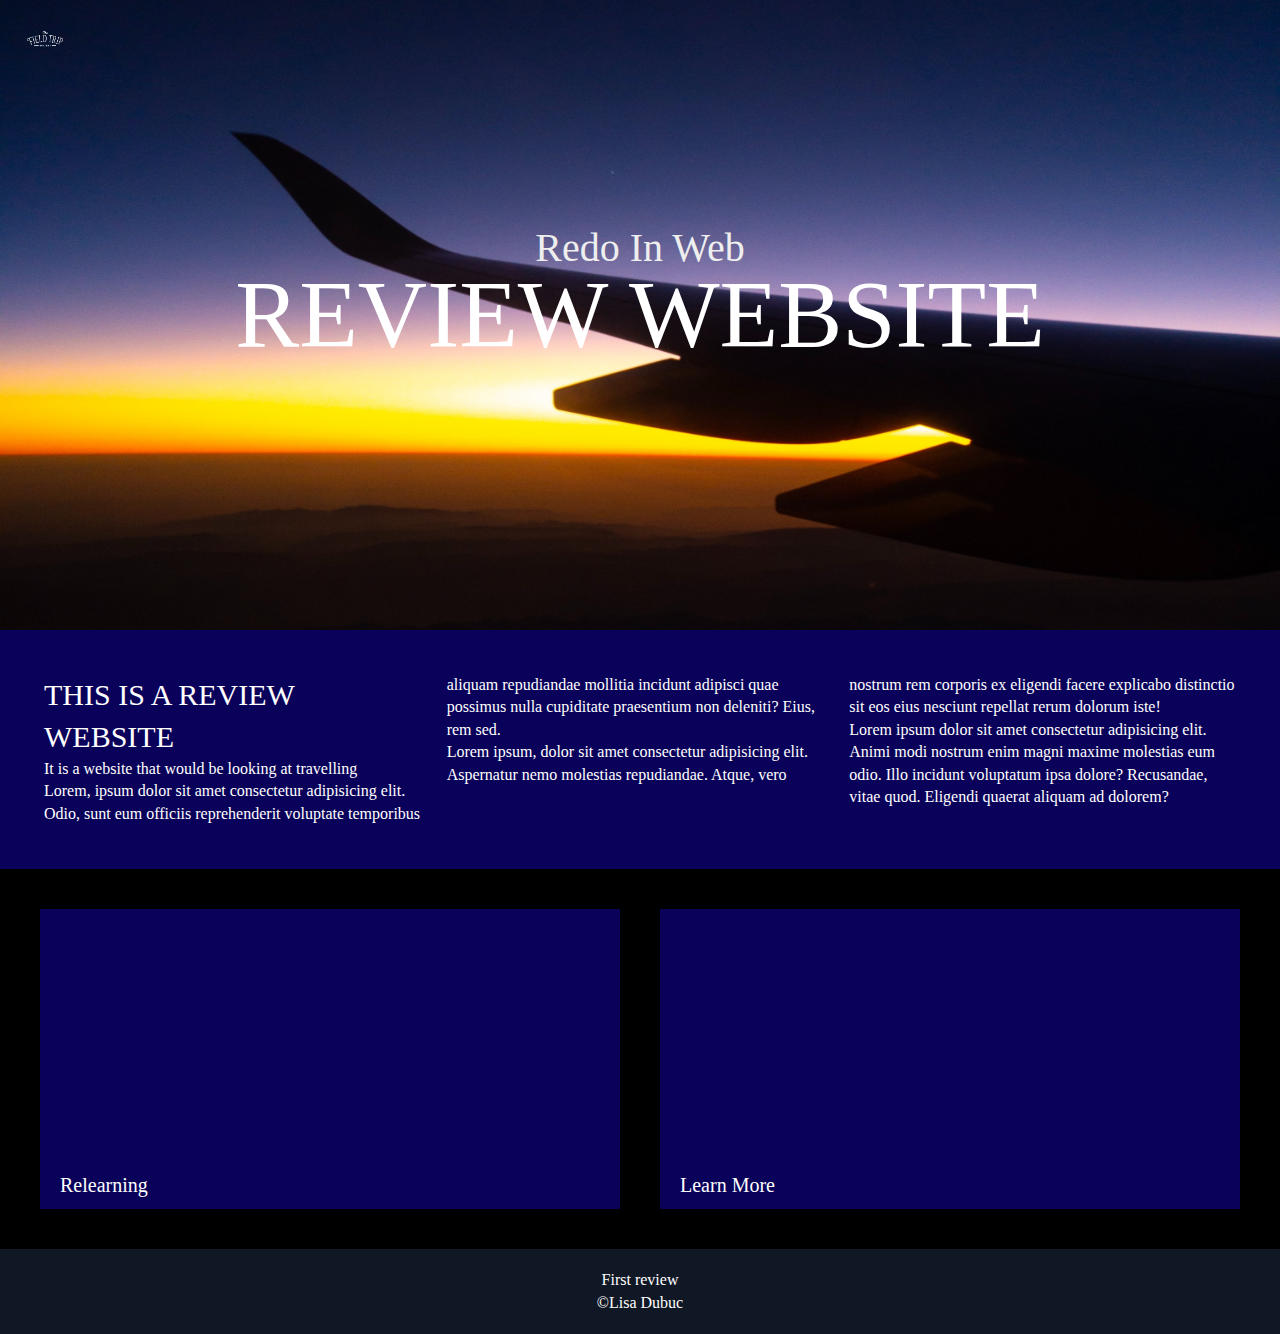
<file: week1/practice1/practice.html>
<!doctype html>
<html>

<head>
    <meta charset="utf-8">
    <meta name="viewport" content="width=device-width, initial-scale=1">
    <title>Advanced Web Techniques Review</title>
    <link rel="stylesheet" type="text/css" href="css/main.css">
    <link rel="stylesheet" type="text/css" href="css/mystyles.css">
</head>

<body>
    <div id="logo">
        <img src="images/logo.png">
    </div>



    <section id="s1">
        <header>
            <h2>Redo In Web</h2>
            <h1>Review Website</h1>
        </header>
    </section>

    <section id="s2">
        <article class="multi">
            <h1>This is A review website</h1>
            <p>It is a website that would be looking at travelling</p>
            <p>Lorem, ipsum dolor sit amet consectetur adipisicing elit. Odio, sunt eum officiis reprehenderit voluptate
                temporibus aliquam repudiandae mollitia incidunt adipisci quae possimus nulla cupiditate praesentium non
                deleniti? Eius, rem sed.</p>
            <p>Lorem ipsum, dolor sit amet consectetur adipisicing elit. Aspernatur nemo molestias repudiandae. Atque,
                vero nostrum rem corporis ex eligendi facere explicabo distinctio sit eos eius nesciunt repellat rerum
                dolorum iste!</p>
            <p>Lorem ipsum dolor sit amet consectetur adipisicing elit. Animi modi nostrum enim magni maxime molestias
                eum odio. Illo incidunt voluptatum ipsa dolore? Recusandae, vitae quod. Eligendi quaerat aliquam ad
                dolorem?</p>
        </article>
    </section>

    <section id="s3">
        <article>
            <p>Relearning</p>
        </article>

        <article>
            <p>Learn More</p>
        </article>
    </section>

    <footer>
        <p>First review</p>
        <p>©Lisa Dubuc</p>
    </footer>

    <script>
        function openNav() {
            document.getElementById("myNav").style.width = "100%";
        }

        function closeNav() {
            document.getElementById("myNav").style.width = "0%";
        }
    </script>
</body>

</html>
</file>
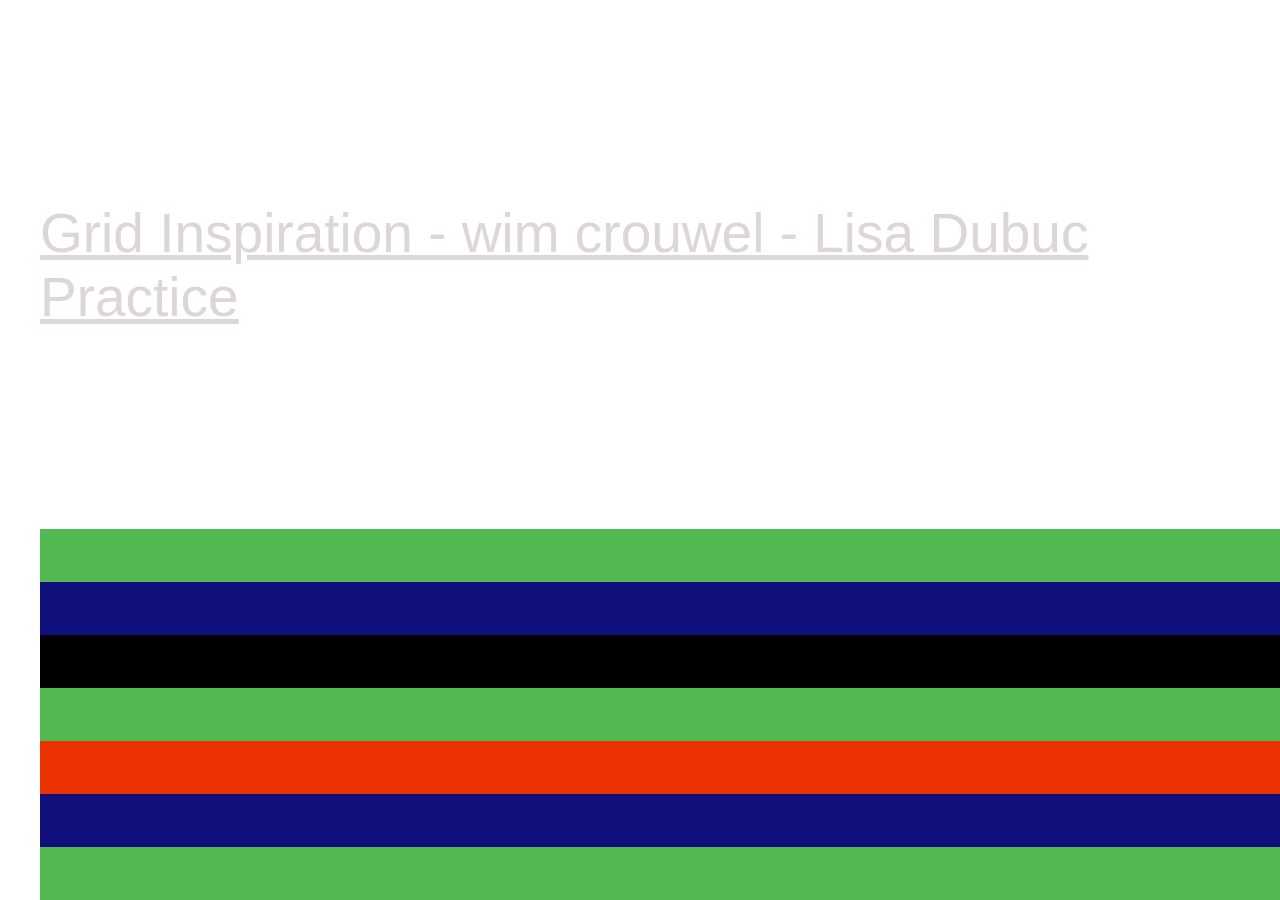
<file: week2/practice2/practice2.html>
<!doctype html>
<html>

<head>
	<meta charset="UTF-8">
	<title>Css Grid example 1</title>
	<link rel="stylesheet" href="css/practice2.css">
</head>

<body>
	<section class="parent">
		<article class="a1">Grid Inspiration - wim crouwel - Lisa Dubuc Practice
		</article>
		<article class="a2"></article>
		<article class="a3"></article>
		<article class="a4"></article>
		<article class="a5"></article>
		<article class="a6"></article>
		<article class="a7"></article>
		<article class="a8"></article>
	</section>
</body>

</html>
</file>
<file: mystyles.css>
/* TYPE */
@import url('https://fonts.googleapis.com/css2?family=Sansita+Swashed&display=swap');
@import url('https://fonts.googleapis.com/css2?family=Arvo:ital@1&family=Sansita+Swashed&display=swap');

* {
	margin: 0;
	padding: 0;
	box-sizing: border-box;
}

/* PHONE LAYOUT */

html,
body {
	height: 100%;
}

#logo {
	position: absolute;
	left: 20px;
	top: 26px;
	color: #fff;
	font-size: 12px;
	z-index: 10;
}

#logo img {
	width: 60px;
	height: auto;
}


section {
	position: relative;
	padding: 20px;
}

#s1 {
	min-height: 100%;
	height: auto;
	background: url(images/orfeas-green-G5A5ZNjS2tE-unsplash.jpg) fixed center center no-repeat;
	background-size: cover;
	display: flex;
	justify-content: center;
	align-items: center;
}

#s1 header {
	text-align: center;
}

#s1 h2 {
	font-family: 'Sansita Swashed';
	font-size: 20px;
	line-height: 10px;
	text-transform: capitalize;
	color: white;
	font-weight: normal;
}

#s1 h1 {
	font-family: 'Arvo', italic;
	font-size: 20px;
	color: white;
	text-transform: uppercase;
	font-weight: normal;
}

#s2 {
	color: rgb(10, 10, 70);
	font-family: 'Sansita Swashed';
	font-size: 20px;
	display: flex;
	justify-content: center;
	align-items: center;
}

#s2 article {
	margin: 24px;
}

#s2 h1 {
	font-family: 'Arvo', Italic;
	font-size: 36px;
	text-transform: uppercase;
	color: rgb(10, 10, 70);
	font-weight: normal;
}

.multi {
	-webkit-column-count: 1;
	-moz-column-count: 1;
	column-count: 1;
}



/* OVERLAY MENU INFO */
#trigger {
	font-size: 30px;
	cursor: pointer;
	position: fixed;
	top: 20px;
	right: 20px;
	z-index: 9;
	color: #fff;
	font-weight: bold;
}

#trigger:hover {
	color: rgb(177, 185, 185);
}

.overlay {
	height: 100%;
	width: 0;
	position: fixed;
	z-index: 11;
	top: 0;
	left: 0;
	background-color: rgb(0, 0, 0);
	background-color: rgba(0, 0, 0, 0.95);
	overflow-x: hidden;
	transition: 0.5s;
}

.overlay-content {
	position: relative;
	width: 100%;
	height: 100%;
	display: flex;
	flex-flow: row wrap;
}

.overlay a {
	position: relative;
	padding: 0px;
	text-decoration: none;
	font-family: 'Arvo', italic;
	font-size: 42px;
	color: white;
	transition: all 0.5s;
	text-transform: uppercase;
	font-weight: normal;
	flex: 1 100%;
}



.overlay a.one {
	background: #47494b;
}

.overlay a.two {
	background: rgb(216, 216, 216);
}

.overlay a.three {
	background: #95cbf7;
}

.overlay a.four {
	background: rgb(241, 240, 219);
}

.overlay a:hover,
.overlay a:focus {
	color: #fff;
	background: rgb(1, 5, 53);
}

.overlay a span {
	position: absolute;
	left: 20px;
	bottom: 0px;
	transform: rotate(0deg);
	transform-origin: left top;
}

.closebtn {
	position: absolute;
	z-index: 99;
	top: 30px;
	right: 10px;
	font-size: 50px !important;
	line-height: 0px;
	cursor: pointer;
	padding: 8px;
	text-decoration: none;
	font-family: 'Passion One', cursive;
	color: #fff;
	transition: all 0.3s;
	text-transform: uppercase;
	font-weight: normal;
}

.closebtn:hover {
	color: #222;
}

@media screen and (max-height: 450px) {
	.overlay a {
		font-size: 20px;
	}

	.closebtn {
		font-size: 40px !important;
		top: 15px;
		right: 35px;
	}
}

/* TABLET LAYOUT */

@media only screen and (min-width: 481px) {
	.overlay a {
		flex: 1 auto;
		font-size: 72px;
	}

	.overlay a:hover,
	.overlay a:focus {
		flex: 2 auto;
	}

	.overlay a span {
		transform: rotate(-90deg);
		transform-origin: left top;
	}

	#logo img {
		width: 60px;
		height: auto;
	}

	#s1 h2 {
		font-size: 30px;
		line-height: 15px;
	}

	#s1 h1 {
		font-size: 72px;
	}


	#s3 article {
		flex: 1 auto;
	}

	.multi {
		column-count: 3;
	}
}


/*  DESKTOP LAYOUT  */

@media only screen and (min-width: 769px) {
	#logo img {
		width: 50px;
		height: auto;
	}

	#s1 h2 {
		font-size: 40px;
		line-height: 0px;
	}

	#s1 h1 {
		font-size: 96px;
	}

}
</file>
<file: css/reading.css>
/* TYPE */
@import url('https://fonts.googleapis.com/css2?family=Sansita+Swashed&display=swap');
@import url('https://fonts.googleapis.com/css2?family=Arvo:ital@1&family=Sansita+Swashed&display=swap');

* {
	margin: 0;
	padding: 0;
	box-sizing: border-box;
}

/* PHONE LAYOUT */

html,
body {
	height: 100%;
}

section {
	position: relative;
	padding: 20px;

}

#s1 {
	min-height: 100%;
	height: auto;
	background: url(/images/sky.jpg) fixed center center no-repeat;
	background-size: cover;
	display: flex;
	justify-content: center;
	align-items: center;
}

#s1 header {
	text-align: center;

}

#s1 h1 {
	font-family: 'Sansita Swashed';
	font-size: 20px;
	line-height: 10px;
	text-transform: capitalize;
	color: rgb(255, 255, 255);
	font-weight: normal;
}


#s2 {
	color: rgb(133, 179, 247);
	font-family: 'Sansita Swashed';
	display: flex;
	justify-content: center;
	align-items: center;
}

#s2 article {
	margin: 24px;
}

#s2 h1 {
	font-family: 'Arvo', italic;
	font-size: 36px;
	text-transform: uppercase;
	color: rgb(133, 169, 216);
	font-weight: normal;
}

#s3 {
	color: rgb(255, 145, 81);
	font-family: 'Sansita Swashed';
	display: flex;
	justify-content: center;
	align-items: center;
}

#s3 article {
	margin: 24px;
}

#s3 h1 {
	font-family: 'Arvo', italic;
	font-size: 36px;
	text-transform: uppercase;
	color: rgb(255, 134, 64);
	font-weight: normal;


}

#s4 {
	color: rgb(240, 88, 83);
	font-family: 'Sansita Swashed';
	display: flex;
	justify-content: center;
	align-items: center;
}

#s4 article {
	margin: 24px;
}

#s4 h1 {
	font-family: 'Arvo', italic;
	font-size: 36px;
	text-transform: uppercase;
	color: rgb(248, 80, 58);
	font-weight: normal;
}

#s5 {
	color: rgb(170, 183, 199);
	font-family: 'Sansita Swashed';
	display: flex;
	justify-content: center;
	align-items: center;
}

#s5 article {
	margin: 24px;
}

#s5 h1 {
	font-family: 'Arvo', italic;
	font-size: 36px;
	text-transform: uppercase;
	color: rgb(170, 183, 199);
	font-weight: normal;
}

#s6 {
	color: rgb(255, 175, 100);
	font-family: 'Sansita Swashed';
	display: flex;
	justify-content: center;
	align-items: center;
}

#s6 article {
	margin: 24px;
}

#s6 h1 {
	font-family: 'Arvo', italic;
	font-size: 36px;
	text-transform: uppercase;
	color: rgb(255, 185, 94);
	font-weight: normal;
}

#s7 {
	color: rgb(236, 85, 85);
	font-family: 'Sansita Swashed';
	display: flex;
	justify-content: center;
	align-items: center;
}

#s7 article {
	margin: 24px;
}

#s7 h1 {
	font-family: 'Arvo', italic;
	font-size: 36px;
	text-transform: uppercase;
	color: rgb(238, 42, 42);
	font-weight: normal;
}

#s8 {
	color: rgb(178, 183, 204);
	font-family: 'Sansita Swashed';
	display: flex;
	justify-content: center;
	align-items: center;
}

#s8 article {
	margin: 24px;
}

#s8 h1 {
	font-family: 'Arvo', italic;
	font-size: 36px;
	text-transform: uppercase;
	color: rgb(180, 184, 202);
	font-weight: normal;
}

.multi {
	-webkit-column-count: 1;
	-moz-column-count: 1;
	column-count: 1;
}



/* OVERLAY MENU INFO */
#trigger {
	font-size: 30px;
	cursor: pointer;
	position: fixed;
	top: 20px;
	right: 20px;
	z-index: 9;
	color: #fff;
	font-weight: bold;
}

#trigger:hover {
	color: rgb(255, 135, 80);
}

.overlay {
	height: 100%;
	width: 0;
	position: fixed;
	z-index: 11;
	top: 0;
	left: 0;
	background-color: rgb(0, 0, 0);
	background-color: rgba(0, 0, 0, 0.95);
	overflow-x: hidden;
	transition: 0.5s;
}

.overlay-content {
	position: relative;
	width: 100%;
	height: 100%;
	display: flex;
	flex-flow: row wrap;
}

.overlay a {
	position: relative;
	padding: 0px;
	text-decoration: none;
	font-family: 'Arvo', italic;
	font-size: 42px;
	color: white;
	transition: all 0.5s;
	text-transform: uppercase;
	font-weight: normal;
	flex: 1 100%;
}



.overlay a.one {
	background: #ffac75;
}

.overlay a.two {
	background: #fca04a;
}

.overlay a.three {
	background: rgb(120, 164, 201);
}

.overlay a.four {
	background: rgb(181, 211, 247);
}

.overlay a:hover,
.overlay a:focus {
	color: #fff;
	background: rgb(236, 237, 253);
}

.overlay a span {
	position: absolute;
	left: 20px;
	bottom: 0px;
	transform: rotate(0deg);
	transform-origin: left top;
}

.closebtn {
	position: absolute;
	z-index: 99;
	top: 30px;
	right: 10px;
	font-size: 50px !important;
	line-height: 0px;
	cursor: pointer;
	padding: 8px;
	text-decoration: none;
	font-family: 'Passion One', cursive;
	color: #fff;
	transition: all 0.3s;
	text-transform: uppercase;
	font-weight: normal;
}

.closebtn:hover {
	color: #222;
}

@media screen and (max-height: 450px) {
	.overlay a {
		font-size: 20px;
	}

	.closebtn {
		font-size: 40px !important;
		top: 15px;
		right: 35px;
	}
}

/* TABLET LAYOUT */

@media only screen and (min-width: 481px) {
	.overlay a {
		flex: 1 auto;
		font-size: 72px;
	}

	.overlay a:hover,
	.overlay a:focus {
		flex: 2 auto;
	}

	.overlay a span {
		transform: rotate(-90deg);
		transform-origin: left top;
	}

	#logo img {
		width: 60px;
		height: auto;
	}

	#s1 h2 {
		font-size: 30px;
		line-height: 15px;
	}

	#s1 h1 {
		font-size: 72px;
	}


	#s3 article {
		flex: 1 auto;
	}

	.multi {
		column-count: 3;
	}
}


/* DESKTOP LAYOUT */

@media only screen and (min-width: 769px) {
	#logo img {
		width: 50px;
		height: auto;
	}

	#s1 h2 {
		font-size: 40px;
		line-height: 0px;
	}

	#s1 h1 {
		font-size: 96px;
	}

}
</file>
<file: finalwebsite/css/style.css>
@import url('https://fonts.googleapis.com/css2?family=Ranchers&family=Varela+Round&display=swap');

* {
    margin: 0;
    padding: 0;
    box-sizing: border-box;
}

#logo {
    margin-left: 20px;
    margin-top: 26px;
    color: #fff;
    z-index: 10;
}

#logo img {
    width: 60px;
    height: auto;
}

html,
body {
    height: 100%;
    background: url(/finalwebsite/image/lines.jpg) fixed center center no-repeat;
    background-size: cover;
    overflow: hidden;
    display: flex;
    flex-direction: column;
    font-family: Varela Round;
}

.hidden {
    display: none !important;
}

#page-container {
    height: 100%;
    width: fit-content;
    display: flex;
    min-height: 0;
}

#page-container.slide {
    transition: margin 500ms;
}

.page {
    width: 100vw;
    flex-basis: 100%;
    display: flex;
    flex-direction: column;
    justify-content: center;
}

.intro {
    display: flex;
    flex-direction: column;
    align-items: center;
    justify-content: center;
}

.intro-title {
    font-size: 30px;
    font-family: Ranchers;
    text-align: center;
}

.intro-subtitle {
    font-size: 15px;
    font-family: Varela Round;
    color: rgb(102, 99, 99);
    text-align: center;
}

.question {
    margin: 0% 5%;
    font-size: 14px;
    display: flex;
    justify-content: center;
    align-items: center;
    font-family: Ranchers;
    text-align: center;
}

.answers {
    flex-grow: 1;
    display: flex;
    flex-direction: column;
    justify-content: space-around;
    align-items: center;
    font-family: Ranchers;
    font-size: 14px;
    min-height: 0;
    margin: 0% 5%;
}

.answer {
    display: flex;
    flex-direction: column;
    align-items: center;
    height: 100%;
    justify-content: center;
    flex-grow: 1;
    width: 100%;
}

.answer:hover {
    cursor: pointer;
}

.answer-image {
    background-size: contain;
    background-repeat: no-repeat;
    background-position: center;
    flex: 0 1 50%;
    width: 100%;
}

.answer-text {
    margin: 2% 0%;
}

.outro {
    display: flex;
    flex-direction: column;
    align-items: center;
    justify-content: center;
    margin: 5%;
}

.outro-text {
    font-size: 14px;
    font-family: Varela Round;
    color: black;
}

.bottom-bar {
    padding: 10px;
    display: flex;
    justify-content: flex-end;
}

.button {
    padding: 20px;
    border: 1px solid rgb(199, 100, 100);
    border-radius: 5px;
}

.button:hover {
    cursor: pointer;
    background-color: rgb(226, 51, 51);
}

@media only screen and (min-width: 420px) {

    .intro-title {
        font-size: 50px;
    }

    .intro-subtitle {
        font-size: 30px;
    }

    .answers {
        flex-direction: row;
        flex-grow: 0;
        flex-basis: 50%;
        font-size: 30px;
    }

    .question {
        font-size: 40px;
    }

    .outro-text {
        font-size: 30px;
        font-family: Varela Round;
        color: black;
    }

    .bottom-bar {
        padding: 30px;
    }

}

@media only screen and (min-width: 1025px) {
    .answers {
        flex-grow: 1;
    }

    .answer-image {
        flex-basis: 100%;
    }
}
</file>
<file: midterm/css/mockup.css>
/* TYPE */
@import url('https://fonts.googleapis.com/css2?family=Sansita+Swashed&display=swap');
@import url('https://fonts.googleapis.com/css2?family=Arvo:ital@1&family=Sansita+Swashed&display=swap');

* {
    margin: 0;
    padding: 0;
    box-sizing: border-box;
}

/* PHONE LAYOUT */

html,
body {
    height: 100%;
}

section {
    position: relative;
    padding: 20px;
}

#s1 {
    min-height: 100%;
    height: auto;
    background: url(/midterm/images/blackandwhite.jpg) fixed center center no-repeat;
    background-size: cover;
    display: flex;
    justify-content: center;
    align-items: center;
}

#s1 header {
    text-align: center;

}

#s1 h1 {
    font-family: 'Sansita Swashed';
    font-size: 50px;
    line-height: 10px;
    text-transform: capitalize;
    color: rgb(255, 255, 255);
    font-weight: normal;
}

#s1 h1 {
    font-family: 'Sansita Swashed';
    font-size: 50px;
    line-height: 10px;
    text-transform: capitalize;
    color: rgb(255, 255, 255);
    font-weight: normal;
}

#s2 {
    display: flex;
    flex-flow: row wrap;
    justify-content: space-between;
    align-items: center;
    background: rgba(102, 89, 84, 0.685);
}




.multi {
    -webkit-column-count: 1;
    -moz-column-count: 1;
    column-count: 1;
}



/* OVERLAY MENU INFO */
#trigger {
    font-size: 30px;
    cursor: pointer;
    position: fixed;
    top: 20px;
    right: 20px;
    z-index: 9;
    color: rgb(167, 162, 163);
    font-weight: bold;
}

#trigger:hover {
    color: rgb(230, 227, 223);
}

.overlay {
    height: 100%;
    width: 0;
    position: fixed;
    z-index: 11;
    top: 0;
    left: 0;
    background-color: rgb(0, 0, 0);
    background-color: rgba(0, 0, 0, 0.95);
    overflow-x: hidden;
    transition: 0.5s;
}

.overlay-content {
    position: relative;
    width: 100%;
    height: 100%;
    display: flex;
    flex-flow: row wrap;
}

.overlay a {
    position: relative;
    padding: 0px;
    text-decoration: none;
    font-family: 'Arvo', italic;
    font-size: 42px;
    color: white;
    transition: all 0.5s;
    text-transform: uppercase;
    font-weight: normal;
    flex: 1 100%;
}



.overlay a.one {
    background: rgb(59, 54, 53);
}

.overlay a.two {
    background: rgb(97, 92, 88);
}

.overlay a.three {
    background: rgb(168, 163, 162);
}

.overlay a.four {
    background: rgb(206, 200, 199);
}

.overlay a:hover,
.overlay a:focus {
    color: #fff;
    background: rgb(143, 134, 135);
}

.overlay a span {
    position: absolute;
    left: 20px;
    bottom: 0px;
    transform: rotate(0deg);
    transform-origin: left top;
}

.closebtn {
    position: absolute;
    z-index: 99;
    top: 30px;
    right: 10px;
    font-size: 50px !important;
    line-height: 0px;
    cursor: pointer;
    padding: 8px;
    text-decoration: none;
    font-family: 'Passion One', cursive;
    color: #fff;
    transition: all 0.3s;
    text-transform: uppercase;
    font-weight: normal;
}

.closebtn:hover {
    color: #222;
}

@media screen and (max-height: 450px) {
    .overlay a {
        font-size: 20px;
    }

    .closebtn {
        font-size: 40px !important;
        top: 15px;
        right: 35px;
    }
}

/* TABLET LAYOUT  */

@media only screen and (min-width: 481px) {
    .overlay a {
        flex: 1 auto;
        font-size: 72px;
    }

    .overlay a:hover,
    .overlay a:focus {
        flex: 2 auto;
    }

    .overlay a span {
        transform: rotate(-90deg);
        transform-origin: left top;
    }

    #logo img {
        width: 60px;
        height: auto;
    }

    #s1 h2 {
        font-size: 30px;
        line-height: 15px;
    }

    #s1 h1 {
        font-size: 72px;
    }


    #s3 article {
        flex: 1 auto;
    }

    .multi {
        column-count: 3;
    }
}


/* DESKTOP LAYOUT  */

@media only screen and (min-width: 769px) {
    #logo img {
        width: 50px;
        height: auto;
    }

    #s1 h2 {
        font-size: 40px;
        line-height: 0px;
    }

    #s1 h1 {
        font-size: 96px;
    }

}
</file>
<file: midterm/css/moodboard.css>
/* TYPE */
@import url('https://fonts.googleapis.com/css2?family=Sansita+Swashed&display=swap');
@import url('https://fonts.googleapis.com/css2?family=Arvo:ital@1&family=Sansita+Swashed&display=swap');

* {
    margin: 0;
    padding: 0;
    box-sizing: border-box;
}

/* PHONE LAYOUT */

html,
body {
    height: 100%;
}

section {
    position: relative;
    padding: 20px;
}

#s1 {
    min-height: 100%;
    height: auto;
    background: url(/midterm/images/kids.jpg) fixed center center no-repeat;
    background-size: cover;
    display: flex;
    justify-content: center;
    align-items: center;
}

#s1 header {
    text-align: center;

}

#s1 h1 {
    font-family: 'Sansita Swashed';
    font-size: 50px;
    line-height: 10px;
    text-transform: capitalize;
    color: rgb(255, 255, 255);
    font-weight: normal;
}

#s1 h1 {
    font-family: 'Sansita Swashed';
    font-size: 50px;
    line-height: 10px;
    text-transform: capitalize;
    color: rgb(255, 255, 255);
    font-weight: normal;
}

#s2 {
    display: flex;
    flex-flow: row wrap;
    justify-content: space-between;
    align-items: center;
    background: rgba(250, 111, 57, 0.685);
}

#s3 {
    display: flex;
    flex-flow: row wrap;
    justify-content: space-between;
    align-items: center;
    background: rgba(250, 111, 57, 0.685);
}


.multi {
    -webkit-column-count: 1;
    -moz-column-count: 1;
    column-count: 1;
}



/* OVERLAY MENU INFO */
#trigger {
    font-size: 30px;
    cursor: pointer;
    position: fixed;
    top: 20px;
    right: 20px;
    z-index: 9;
    color: rgb(175, 60, 80);
    font-weight: bold;
}

#trigger:hover {
    color: rgb(233, 164, 85);
}

.overlay {
    height: 100%;
    width: 0;
    position: fixed;
    z-index: 11;
    top: 0;
    left: 0;
    background-color: rgb(0, 0, 0);
    background-color: rgba(0, 0, 0, 0.95);
    overflow-x: hidden;
    transition: 0.5s;
}

.overlay-content {
    position: relative;
    width: 100%;
    height: 100%;
    display: flex;
    flex-flow: row wrap;
}

.overlay a {
    position: relative;
    padding: 0px;
    text-decoration: none;
    font-family: 'Arvo', italic;
    font-size: 42px;
    color: white;
    transition: all 0.5s;
    text-transform: uppercase;
    font-weight: normal;
    flex: 1 100%;
}



.overlay a.one {
    background: rgb(240, 120, 76);
}

.overlay a.two {
    background: rgb(218, 123, 60);
}

.overlay a.three {
    background: rgb(209, 77, 37);
}

.overlay a.four {
    background: rgb(170, 43, 39);
}

.overlay a:hover,
.overlay a:focus {
    color: #fff;
    background: rgb(209, 56, 81);
}

.overlay a span {
    position: absolute;
    left: 20px;
    bottom: 0px;
    transform: rotate(0deg);
    transform-origin: left top;
}

.closebtn {
    position: absolute;
    z-index: 99;
    top: 30px;
    right: 10px;
    font-size: 50px !important;
    line-height: 0px;
    cursor: pointer;
    padding: 8px;
    text-decoration: none;
    font-family: 'Passion One', cursive;
    color: #fff;
    transition: all 0.3s;
    text-transform: uppercase;
    font-weight: normal;
}

.closebtn:hover {
    color: #222;
}

@media screen and (max-height: 450px) {
    .overlay a {
        font-size: 20px;
    }

    .closebtn {
        font-size: 40px !important;
        top: 15px;
        right: 35px;
    }
}

/* TABLET LAYOUT  */

@media only screen and (min-width: 481px) {
    .overlay a {
        flex: 1 auto;
        font-size: 72px;
    }

    .overlay a:hover,
    .overlay a:focus {
        flex: 2 auto;
    }

    .overlay a span {
        transform: rotate(-90deg);
        transform-origin: left top;
    }

    #logo img {
        width: 60px;
        height: auto;
    }

    #s1 h2 {
        font-size: 30px;
        line-height: 15px;
    }

    #s1 h1 {
        font-size: 72px;
    }


    #s3 article {
        flex: 1 auto;
    }

    .multi {
        column-count: 3;
    }
}


/* DESKTOP LAYOUT  */

@media only screen and (min-width: 769px) {
    #logo img {
        width: 50px;
        height: auto;
    }

    #s1 h2 {
        font-size: 40px;
        line-height: 0px;
    }

    #s1 h1 {
        font-size: 96px;
    }

}
</file>
<file: midterm/css/wireframe.css>
/* TYPE */
@import url('https://fonts.googleapis.com/css2?family=Sansita+Swashed&display=swap');
@import url('https://fonts.googleapis.com/css2?family=Arvo:ital@1&family=Sansita+Swashed&display=swap');

* {
    margin: 0;
    padding: 0;
    box-sizing: border-box;
}

/* PHONE LAYOUT */

html,
body {
    height: 100%;
}

section {
    position: relative;
    padding: 20px;
}

#s1 {
    min-height: 100%;
    height: auto;
    background: url(/midterm/images/old.jpg) fixed center center no-repeat;
    background-size: cover;
    display: flex;
    justify-content: center;
    align-items: center;
}

#s1 header {
    text-align: center;

}

#s1 h1 {
    font-family: 'Sansita Swashed';
    font-size: 50px;
    line-height: 10px;
    text-transform: capitalize;
    color: rgb(255, 255, 255);
    font-weight: normal;
}

#s1 h1 {
    font-family: 'Sansita Swashed';
    font-size: 50px;
    line-height: 10px;
    text-transform: capitalize;
    color: rgb(255, 255, 255);
    font-weight: normal;
}

#s2 {
    display: flex;
    flex-flow: row wrap;
    justify-content: space-between;
    align-items: center;
    background: rgba(163, 91, 63, 0.685);
}




.multi {
    -webkit-column-count: 1;
    -moz-column-count: 1;
    column-count: 1;
}



/* OVERLAY MENU INFO */
#trigger {
    font-size: 30px;
    cursor: pointer;
    position: fixed;
    top: 20px;
    right: 20px;
    z-index: 9;
    color: rgb(170, 90, 103);
    font-weight: bold;
}

#trigger:hover {
    color: rgb(189, 150, 106);
}

.overlay {
    height: 100%;
    width: 0;
    position: fixed;
    z-index: 11;
    top: 0;
    left: 0;
    background-color: rgb(0, 0, 0);
    background-color: rgba(0, 0, 0, 0.95);
    overflow-x: hidden;
    transition: 0.5s;
}

.overlay-content {
    position: relative;
    width: 100%;
    height: 100%;
    display: flex;
    flex-flow: row wrap;
}

.overlay a {
    position: relative;
    padding: 0px;
    text-decoration: none;
    font-family: 'Arvo', italic;
    font-size: 42px;
    color: white;
    transition: all 0.5s;
    text-transform: uppercase;
    font-weight: normal;
    flex: 1 100%;
}



.overlay a.one {
    background: rgb(194, 114, 85);
}

.overlay a.two {
    background: rgb(206, 125, 72);
}

.overlay a.three {
    background: rgb(209, 104, 72);
}

.overlay a.four {
    background: rgb(170, 67, 63);
}

.overlay a:hover,
.overlay a:focus {
    color: #fff;
    background: rgb(150, 65, 79);
}

.overlay a span {
    position: absolute;
    left: 20px;
    bottom: 0px;
    transform: rotate(0deg);
    transform-origin: left top;
}

.closebtn {
    position: absolute;
    z-index: 99;
    top: 30px;
    right: 10px;
    font-size: 50px !important;
    line-height: 0px;
    cursor: pointer;
    padding: 8px;
    text-decoration: none;
    font-family: 'Passion One', cursive;
    color: #fff;
    transition: all 0.3s;
    text-transform: uppercase;
    font-weight: normal;
}

.closebtn:hover {
    color: #222;
}

@media screen and (max-height: 450px) {
    .overlay a {
        font-size: 20px;
    }

    .closebtn {
        font-size: 40px !important;
        top: 15px;
        right: 35px;
    }
}

/* TABLET LAYOUT  */

@media only screen and (min-width: 481px) {
    .overlay a {
        flex: 1 auto;
        font-size: 72px;
    }

    .overlay a:hover,
    .overlay a:focus {
        flex: 2 auto;
    }

    .overlay a span {
        transform: rotate(-90deg);
        transform-origin: left top;
    }

    #logo img {
        width: 60px;
        height: auto;
    }

    #s1 h2 {
        font-size: 30px;
        line-height: 15px;
    }

    #s1 h1 {
        font-size: 72px;
    }


    #s3 article {
        flex: 1 auto;
    }

    .multi {
        column-count: 3;
    }
}


/* DESKTOP LAYOUT  */

@media only screen and (min-width: 769px) {
    #logo img {
        width: 50px;
        height: auto;
    }

    #s1 h2 {
        font-size: 40px;
        line-height: 0px;
    }

    #s1 h1 {
        font-size: 96px;
    }

}
</file>
<file: week4/css/style.css>
@charset "UTF-8";
@import url('https://fonts.googleapis.com/css2?family=Anton&family=Oswald&family=Sansita+Swashed:wght@500&display=swap');

* {
	padding: 0;
	margin: 0;
	box-sizing: border-box;
}

body {
	background: url(../img/city.jpg) no-repeat fixed center center;
	background-size: cover;
}

main {
	width: 100%;
	min-height: 100vh;
	height: auto;
	display: flex;
	flex-flow: row wrap;
	justify-content: center;
}

header {
	width: 100%;
	text-align: left;
	margin-top: 5%;
}

h2 {
	font-size: 2vmax;
	font-family: 'Anton', sans-serif;
	color: white;
}

h1 {
	font-size: 10vw;
	letter-spacing: -0.5vmin;
	font-family: 'Anton', sans-serif;
	color: #fff;
	text-transform: uppercase;
	line-height: 10vw;
	text-shadow: 3px 3px 0px rgba(0, 0, 0, .5);
}

figure {
	width: 20%;
	transition: all .3s;
}

figure img {
	width: 100%;
	border-radius: 30px;
	box-shadow: 0px 0px 60px rgba(0, 0, 0, 0.5);
	transition: all .3s;
}
</file>
<file: week5/css/style.css>
@charset "UTF-8";
/* CSS Document */
@import url('https://fonts.googleapis.com/css?family=Great+Vibes|Oswald:700|Playfair+Display|Quicksand');
@import url('https://fonts.googleapis.com/css2?family=Chilanka&display=swap');


* {
	padding: 0;
	margin: 0;
	box-sizing: border-box;
}

html,
body {
	height: 100%;
}

body {
	background: url(../img/ghost.jpg) no-repeat fixed center center;
	background-size: cover;
}

main {
	width: 100%;
	height: 100%;
	display: flex;
	justify-content: center;
}

section {
	width: 70%;
	text-align: center;
	margin-top: 5%;
}

h2 {
	font-size: 2vmax;
	font-family: 'Chilanka', sans-serif;
	color: rgb(0, 0, 0);
	text-shadow: 3px 3px 0px rgba(255, 255, 255, 0.712);
}

h1 {
	font-size: 10vmax;
	letter-spacing: -1vmin;
	font-family: 'Oswald', sans-serif;
	color: rgb(133, 11, 11);
	text-transform: uppercase;
	line-height: 10vmax;
	text-shadow: 5px 5px 0px rgba(0, 0, 0, 0.5);
}



button {
	padding: 10px;
	border-radius: 10px;
	font-size: 1vmax;
	font-family: 'Chilanka', sans-serif;
	margin: 20px 0;
	outline: none;
	cursor: pointer;
}

button:hover {
	background: rgb(177, 7, 7);
	color: rgb(255, 255, 255);
}

}
</file>
<file: week1/practice1/css/main.css>
/*! HTML5 Boilerplate v5.3.0 | MIT License | https://html5boilerplate.com/ */


html {
    color: #222;
    font-size: 1em;
    line-height: 1.4;
}

::-moz-selection {
    background: transparent;
    text-shadow: none;
}

::selection {
    background: transparent;
    text-shadow: none;
}


hr {
    display: block;
    height: 1px;
    border: 0;
    border-top: 1px solid transparent;
    margin: 1em 0;
    padding: 0;
}


audio,
canvas,
iframe,
img,
svg,
video {
    vertical-align: middle;
}



fieldset {
    border: 0;
    margin: 0;
    padding: 0;
}


textarea {
    resize: vertical;
}



.browserupgrade {
    margin: 0.2em 0;
    background: transparent;
    color: #000;
    padding: 0.2em 0;
}



















/* ==========================================================================
   Helper classes
   ========================================================================== */

/*
 * Hide visually and from screen readers
 */

.hidden {
    display: none !important;
}

/*
 * Hide only visually, but have it available for screen readers:
 * http://snook.ca/archives/html_and_css/hiding-content-for-accessibility
 */

.visuallyhidden {
    border: 0;
    clip: rect(0 0 0 0);
    height: 1px;
    margin: -1px;
    overflow: hidden;
    padding: 0;
    position: absolute;
    width: 1px;
}

/*
 * Extends the .visuallyhidden class to allow the element
 * to be focusable when navigated to via the keyboard:
 * https://www.drupal.org/node/897638
 */

.visuallyhidden.focusable:active,
.visuallyhidden.focusable:focus {
    clip: auto;
    height: auto;
    margin: 0;
    overflow: visible;
    position: static;
    width: auto;
}

/*
 * Hide visually and from screen readers, but maintain layout
 */

.invisible {
    visibility: hidden;
}

/*
 * Clearfix: contain floats
 *
 * For modern browsers
 * 1. The space content is one way to avoid an Opera bug when the
 *    `contenteditable` attribute is included anywhere else in the document.
 *    Otherwise it causes space to appear at the top and bottom of elements
 *    that receive the `clearfix` class.
 * 2. The use of `table` rather than `block` is only necessary if using
 *    `:before` to contain the top-margins of child elements.
 */

.clearfix:before,
.clearfix:after {
    content: " ";
    /* 1 */
    display: table;
    /* 2 */
}

.clearfix:after {
    clear: both;
}

/* ==========================================================================
   EXAMPLE Media Queries for Responsive Design.
   These examples override the primary ('mobile first') styles.
   Modify as content requires.
   ========================================================================== */

@media only screen and (min-width: 35em) {
    /* Style adjustments for viewports that meet the condition */
}

@media print,
(-webkit-min-device-pixel-ratio: 1.25),
(min-resolution: 1.25dppx),
(min-resolution: 120dpi) {
    /* Style adjustments for high resolution devices */
}

/* ==========================================================================
   Print styles.
   Inlined to avoid the additional HTTP request:
   http://www.phpied.com/delay-loading-your-print-css/
   ========================================================================== */

@media print {

    *,
    *:before,
    *:after,
    *:first-letter,
    *:first-line {
        background: transparent !important;
        color: #000 !important;
        /* Black prints faster:
                                   http://www.sanbeiji.com/archives/953 */
        box-shadow: none !important;
        text-shadow: none !important;
    }

    a,
    a:visited {
        text-decoration: underline;
    }

    a[href]:after {
        content: " ("attr(href) ")";
    }

    abbr[title]:after {
        content: " ("attr(title) ")";
    }

    /*
     * Don't show links that are fragment identifiers,
     * or use the `javascript:` pseudo protocol
     */

    a[href^="#"]:after,
    a[href^="javascript:"]:after {
        content: "";
    }

    pre,
    blockquote {
        border: 1px solid #999;
        page-break-inside: avoid;
    }

    /*
     * Printing Tables:
     * http://css-discuss.incutio.com/wiki/Printing_Tables
     */

    thead {
        display: table-header-group;
    }

    tr,
    img {
        page-break-inside: avoid;
    }

    img {
        max-width: 100% !important;
    }

    p,
    h2,
    h3 {
        orphans: 3;
        widows: 3;
    }

    h2,
    h3 {
        page-break-after: avoid;
    }
}
</file>
<file: week1/practice1/css/mystyles.css>
/*Style*/
@import 'https://fonts.googleapis.com/css?family=Passion+One|Poiret+One';

* {
	margin: 0;
	padding: 0;
	box-sizing: border-box;
}

/*phone*/

html,
body {
	height: 100%;
}

#logo {
	position: absolute;
	left: 20px;
	top: 26px;
	color: #fff;
	z-index: 10;
}

#logo img {
	width: 50px;
	height: auto;
}


section {
	position: relative;
	background: transparent;
	padding: 20px;
}

footer {
	padding: 20px;
	background: #101825;
	color: #fff;
	text-align: center;
}

#s1 {
	min-height: 70%;
	height: auto;
	background: url(../images/plane.jpg) fixed center center no-repeat;
	background-size: cover;
	display: flex;
	justify-content: center;
	align-items: center;
}

#s1 header {
	text-align: center;
	color: #fff;
}

#s1 h2 {
	font-family: 'Grandstander', cursive;
	font-size: 20px;
	line-height: 10px;
	text-transform: capitalize;
	color: #eee;
	font-weight: normal;
}

#s1 h1 {
	font-family: 'Grandstander';
	font-size: 5px;
	text-transform: uppercase;
	font-weight: normal;
}

#s2 {
	background: rgb(10, 2, 90);
	display: flex;
	justify-content: center;
	align-items: center;
}

#s2 article {
	margin: 24px;
	color: rgb(255, 255, 255);
}

#s2 h1 {
	font-family: 'Bebas Neue';
	font-size: 30px;
	text-transform: uppercase;
	color: rgb(255, 255, 255);
	font-weight: normal;
}

.multi {
	-webkit-column-count: 1;
	-moz-column-count: 1;
	column-count: 1;
}

#s3 {
	display: flex;
	flex-flow: row wrap;
	justify-content: space-between;
	align-items: center;
	background: black;
}

#s3 article {
	margin: 20px;
	background: rgb(10, 2, 90);
	height: 300px;
	position: relative;
	flex: 1 100%;
}

#s3 article p {
	background: rgb(10, 2, 90);
	font-family: 'Bebas Neue';
	font-size: 20px;
	color: rgb(255, 255, 255);
	padding: 10px 20px;
	position: absolute;
	bottom: 0;
	left: 0;
	width: 100%;
}


/* Tablet */


@media only screen and (min-width: 481px) {
	.overlay a {
		flex: 1 auto;
		font-size: 72px;
		/*	border:1px solid red;*/
	}

	.overlay a:hover,
	.overlay a:focus {
		flex: 2 auto;
	}

	.overlay a span {
		transform: rotate(-90deg);
		transform-origin: left top;
	}

	#logo img {
		width: 60px;
		height: auto;
	}

	#s1 h2 {
		font-size: 30px;
		line-height: 15px;
	}

	#s1 h1 {
		font-size: 72px;
	}


	#s3 article {
		flex: 1 auto;
	}

	.multi {
		column-count: 3;
	}
}


/* Desktop */

@media only screen and (min-width: 769px) {
	#logo img {
		width: 50px;
		height: auto;
	}

	#s1 h2 {
		font-size: 40px;
		line-height: 0px;
	}

	#s1 h1 {
		font-size: 96px;
	}

}
</file>
<file: week2/practice2/css/practice2.css>
/* CSS SIMPLE GRID EXAMPLE */
* {
	margin: 0;
	padding: 0;
	box-sizing: border-box;
}

section.parent {
	background-color: white;
	color: white;
	border-left: 40px solid white;
	height: 100vh;
	display: grid;
	grid-template-rows: 10fr 1fr 1fr 1fr 1fr 1fr 1fr 1fr;

}

article {
	background-color: white;
	font-family: gridnik, futura, collis, univers, sans-serif;
	color: rgb(221, 214, 214);
	font-size: 55px;
	text-decoration: underline;

}

.a1 {
	background: white;
	display: flex;
	align-items: center;
}


.a2 {
	background: rgb(82, 184, 82);
}

.a3 {
	background: rgb(16, 16, 124);
}

.a4 {
	background: black;
}

.a5 {
	background: rgb(82, 184, 82);
}

.a6 {
	background: rgb(236, 49, 2);
}

.a7 {
	background: rgb(16, 16, 124);
}

.a8 {
	background: rgb(82, 184, 82);
}

}
</file>
